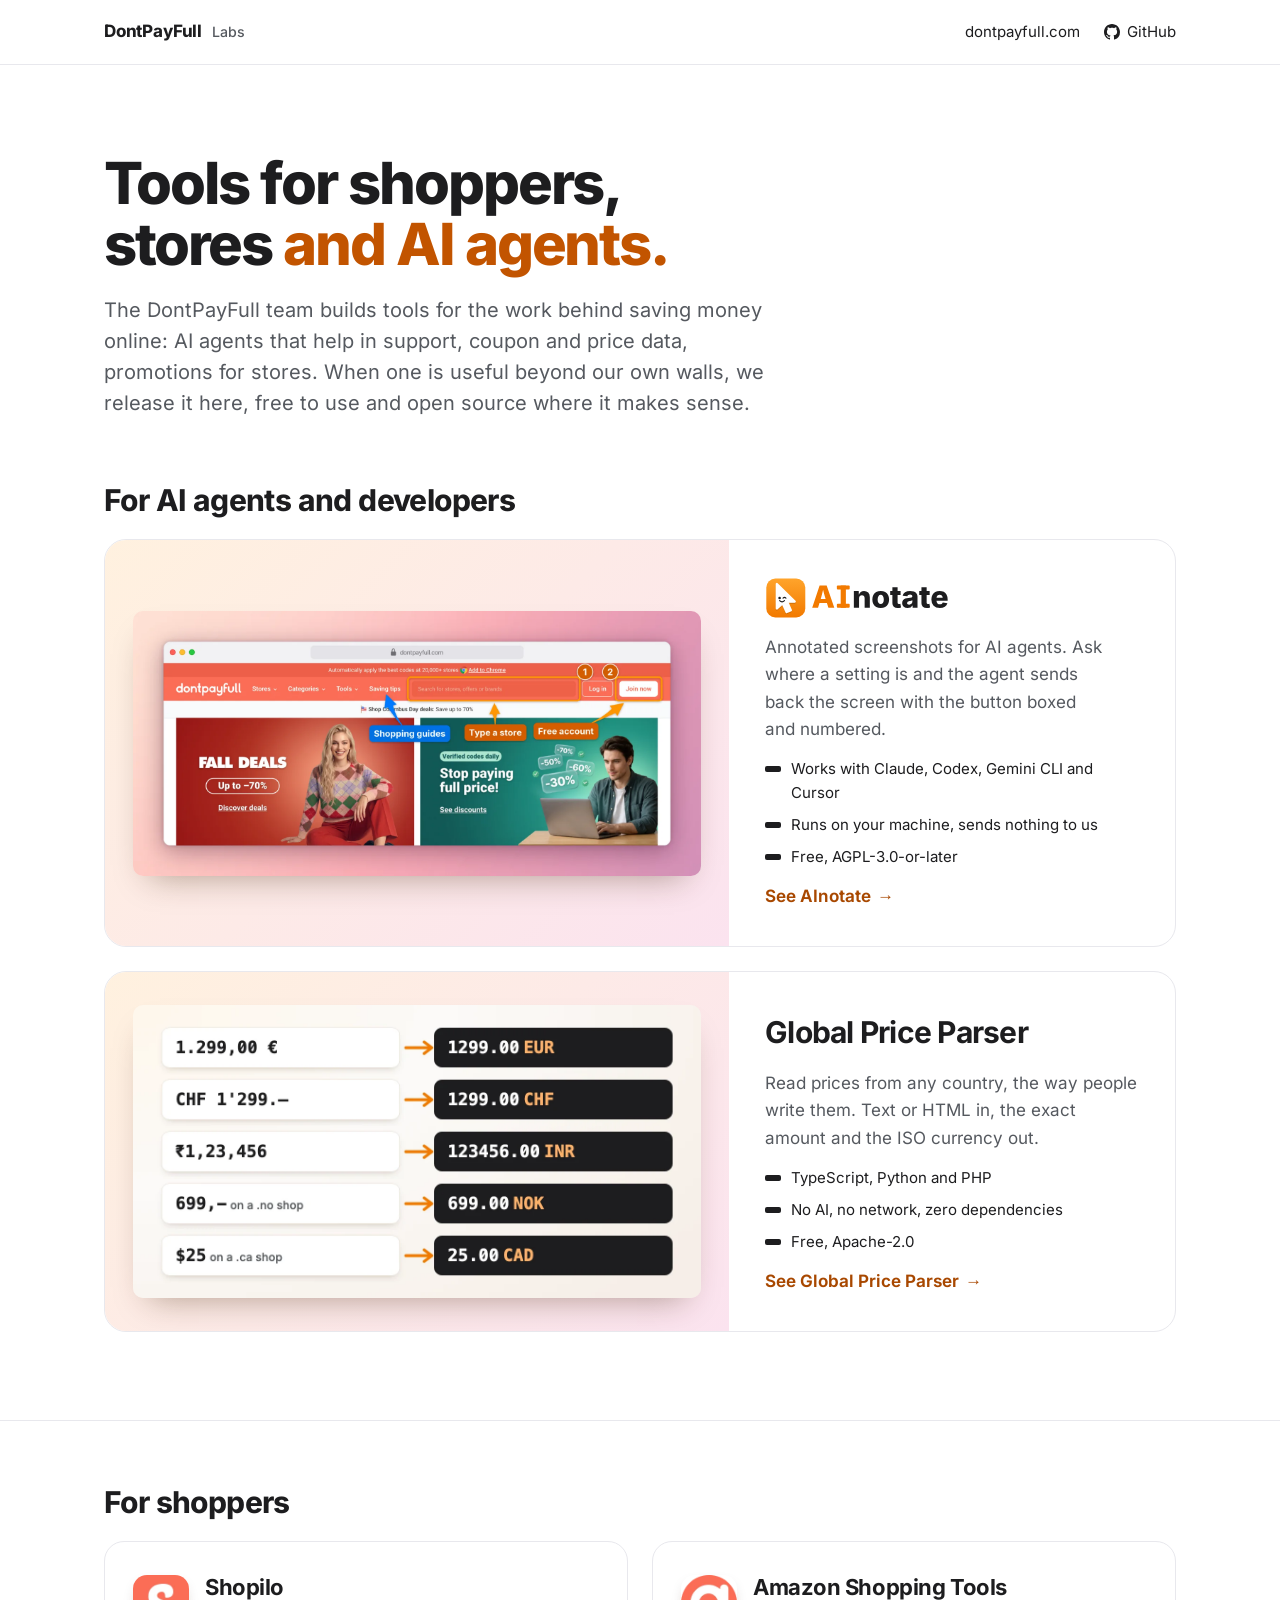
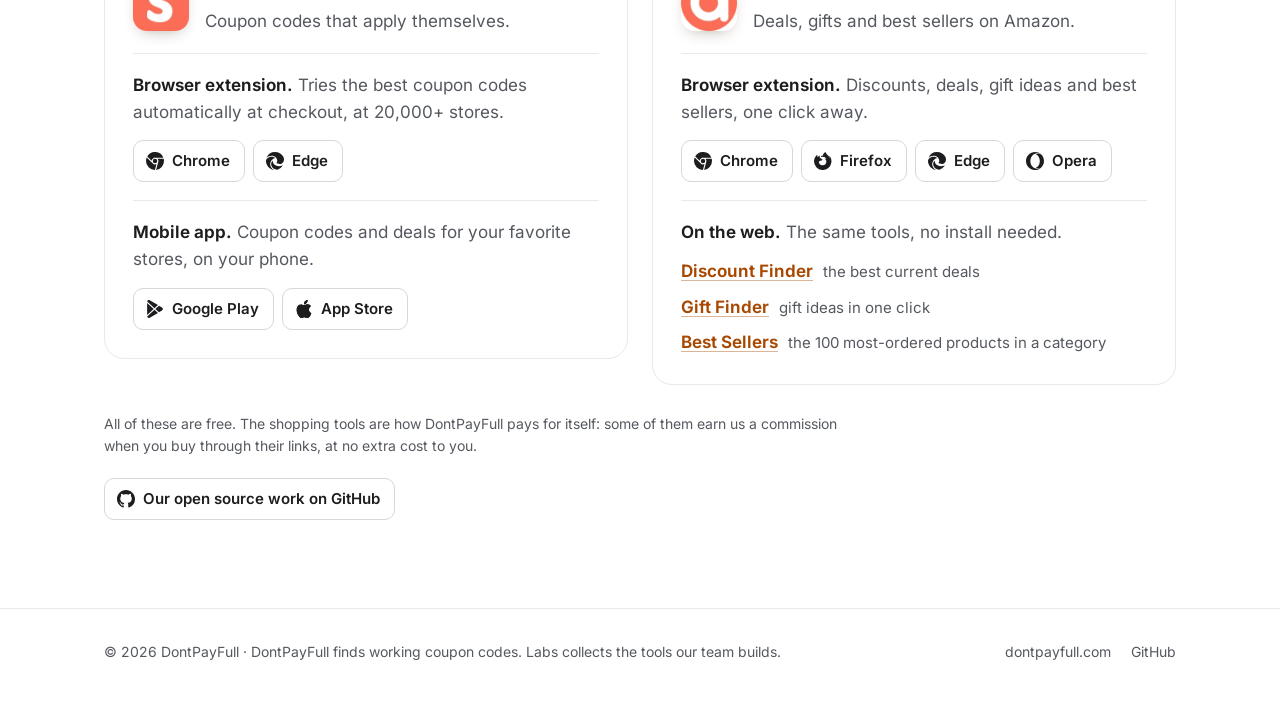
<file: labs/index.html>
<!doctype html>
<html lang="en">
<head>
<meta charset="utf-8">
<meta name="viewport" content="width=device-width, initial-scale=1">
<title>DontPayFull Labs: open source tools from the DontPayFull team</title>
<meta name="description" content="Free tools from the DontPayFull team for shoppers, stores, developers and AI agents. AInotate, annotated screenshots for AI agents, and Global Price Parser, which reads prices from any country.">
<link rel="canonical" href="https://www.dontpayfull.com/labs/">
<link rel="icon" href="/labs/ainotate/img/ainotate-icon.svg" type="image/svg+xml">
<meta property="og:type" content="website">
<meta property="og:site_name" content="DontPayFull Labs">
<meta property="og:title" content="DontPayFull Labs: open source tools from the DontPayFull team">
<meta property="og:description" content="Free tools for shoppers, stores and AI agents, from the DontPayFull team.">
<meta property="og:url" content="https://www.dontpayfull.com/labs/">
<meta property="og:image" content="https://www.dontpayfull.com/labs/ainotate/img/og-hn.jpg">
<meta property="og:image:width" content="1200">
<meta property="og:image:height" content="630">
<meta property="og:image:alt" content="Hacker News annotated by AInotate: arrows to Discussion and Post a link, and a numbered Sign in step">
<meta name="twitter:card" content="summary_large_image">
<meta name="twitter:image" content="https://www.dontpayfull.com/labs/ainotate/img/og-hn.jpg">
<link rel="preload" href="/labs/assets/inter-var.woff2" as="font" type="font/woff2" crossorigin>
<link rel="stylesheet" href="/labs/assets/labs.css">
</head>
<body>
<header class="top"><div class="wrap">
  <a class="brand" href="/labs/">DontPayFull <small>Labs</small></a>
  <nav aria-label="Main"><a href="https://www.dontpayfull.com">dontpayfull.com</a><a class="with-ico" href="https://github.com/dontpayfull"><svg class="ico" aria-hidden="true"><use href="/labs/assets/icons.svg#github"/></svg>GitHub</a></nav>
</div></header>

<main>
<div class="wrap labs-hero">
  <h1>Tools for shoppers, stores <span>and AI agents.</span></h1>
  <p class="lead">The DontPayFull team builds tools for the work behind saving money online: AI agents that help in support, coupon and price data, promotions for stores. When one is useful beyond our own walls, we release it here, free to use and open source where it makes sense.</p>
</div>

<section class="featured"><div class="wrap">
  <h2 class="group">For AI agents and developers</h2>
  <article class="feature">
    <figure><img src="/labs/ainotate/img/dontpayfull.webp" width="1600" height="746" alt="The DontPayFull home page annotated by AInotate: step 1 on Log in, step 2 on Join now, arrows to the store search and Saving tips"></figure>
    <div class="feature-text">
      <h3 class="head"><a href="/labs/ainotate/"><img src="/labs/ainotate/img/ainotate-logo.svg" width="202" height="48" alt="AInotate"></a></h3>
      <p>Annotated screenshots for AI agents. Ask where a setting is and the agent sends back the screen with the button boxed and numbered.</p>
      <ul class="facts">
        <li>Works with Claude, Codex, Gemini CLI and Cursor</li>
        <li>Runs on your machine, sends nothing to us</li>
        <li>Free, AGPL-3.0-or-later</li>
      </ul>
      <a class="more" href="/labs/ainotate/">See AInotate</a>
    </div>
  </article>
  <article class="feature">
    <figure><img src="/labs/global-price-parser/img/examples.webp" width="1200" height="620" alt="Prices written the local way, each read as an amount and an ISO currency code" loading="lazy"></figure>
    <div class="feature-text">
      <h3 class="head"><a href="/labs/global-price-parser/">Global Price Parser</a></h3>
      <p>Read prices from any country, the way people write them. Text or HTML in, the exact amount and the ISO currency out.</p>
      <ul class="facts">
        <li>TypeScript, Python and PHP</li>
        <li>No AI, no network, zero dependencies</li>
        <li>Free, Apache-2.0</li>
      </ul>
      <a class="more" href="/labs/global-price-parser/">See Global Price Parser</a>
    </div>
  </article>
</div></section>

<section class="also"><div class="wrap">
  <h2 class="group">For shoppers</h2>
  <div class="products">
    <article class="product">
      <div class="product-head">
        <img src="/labs/img/shopilo-ext.webp" width="56" height="56" alt="">
        <div><h3>Shopilo</h3><p>Coupon codes that apply themselves.</p></div>
      </div>
      <div class="channel">
        <p><strong>Browser extension.</strong> Tries the best coupon codes automatically at checkout, at 20,000+ stores.</p>
        <p class="stores">
          <a class="store" href="https://chromewebstore.google.com/detail/dontpayfull-automatic-cou/jfoanacamkbfibjbidbmeobmnndfgpca"><svg class="ico" aria-hidden="true"><use href="/labs/assets/icons.svg#chrome"/></svg>Chrome</a>
          <a class="store" href="https://microsoftedge.microsoft.com/addons/detail/dontpayfull-automatic-c/iddgmfjgflgejeafamidllamlmchohjb"><svg class="ico" aria-hidden="true"><use href="/labs/assets/icons.svg#edge"/></svg>Edge</a>
        </p>
      </div>
      <div class="channel">
        <p><strong>Mobile app.</strong> Coupon codes and deals for your favorite stores, on your phone.</p>
        <p class="stores">
          <a class="store" href="https://play.google.com/store/apps/details?id=com.shopilo.app"><svg class="ico" aria-hidden="true"><use href="/labs/assets/icons.svg#google-play"/></svg>Google Play</a>
          <a class="store" href="https://apps.apple.com/app/shopilo-coupon-codes-deals/id6795835532"><svg class="ico" aria-hidden="true"><use href="/labs/assets/icons.svg#apple"/></svg>App Store</a>
        </p>
      </div>
    </article>
    <article class="product">
      <div class="product-head">
        <img src="/labs/img/amazon-tools.webp" width="56" height="56" alt="">
        <div><h3>Amazon Shopping Tools</h3><p>Deals, gifts and best sellers on Amazon.</p></div>
      </div>
      <div class="channel">
        <p><strong>Browser extension.</strong> Discounts, deals, gift ideas and best sellers, one click away.</p>
        <p class="stores">
          <a class="store" href="https://chromewebstore.google.com/detail/amazon-shopping-tools/ffggjdmejdnacmogonkgnhihpfjadbik"><svg class="ico" aria-hidden="true"><use href="/labs/assets/icons.svg#chrome"/></svg>Chrome</a>
          <a class="store" href="https://addons.mozilla.org/en-US/firefox/addon/amazon-shopping-tools/"><svg class="ico" aria-hidden="true"><use href="/labs/assets/icons.svg#firefox"/></svg>Firefox</a>
          <a class="store" href="https://microsoftedge.microsoft.com/addons/detail/amazon-shopping-tools/jfbhelnpphaoafdllliahnjcbnnlbjom"><svg class="ico" aria-hidden="true"><use href="/labs/assets/icons.svg#edge"/></svg>Edge</a>
          <a class="store" href="https://addons.opera.com/en/extensions/details/amazon-shopping-tools/"><svg class="ico" aria-hidden="true"><use href="/labs/assets/icons.svg#opera"/></svg>Opera</a>
        </p>
      </div>
      <div class="channel">
        <p><strong>On the web.</strong> The same tools, no install needed.</p>
        <ul class="web-tools">
          <li><a href="https://www.dontpayfull.com/page/amazon-discount-finder">Discount Finder</a><span>the best current deals</span></li>
          <li><a href="https://www.dontpayfull.com/page/amazon-gift-finder">Gift Finder</a><span>gift ideas in one click</span></li>
          <li><a href="https://www.dontpayfull.com/page/amazon-best-sellers">Best Sellers</a><span>the 100 most-ordered products in a category</span></li>
        </ul>
      </div>
    </article>
  </div>
  <p class="disclosure">All of these are free. The shopping tools are how DontPayFull pays for itself: some of them earn us a commission when you buy through their links, at no extra cost to you.</p>
  <p class="next"><a class="store" href="https://github.com/dontpayfull"><svg class="ico" aria-hidden="true"><use href="/labs/assets/icons.svg#github"/></svg>Our open source work on GitHub</a></p>
</div></section>
</main>

<footer><div class="wrap">
  <span>© 2026 DontPayFull · DontPayFull finds working coupon codes. Labs collects the tools our team builds.</span>
  <nav aria-label="Footer"><a href="https://www.dontpayfull.com">dontpayfull.com</a><a href="https://github.com/dontpayfull">GitHub</a></nav>
</div></footer>
</body>
</html>
</file>
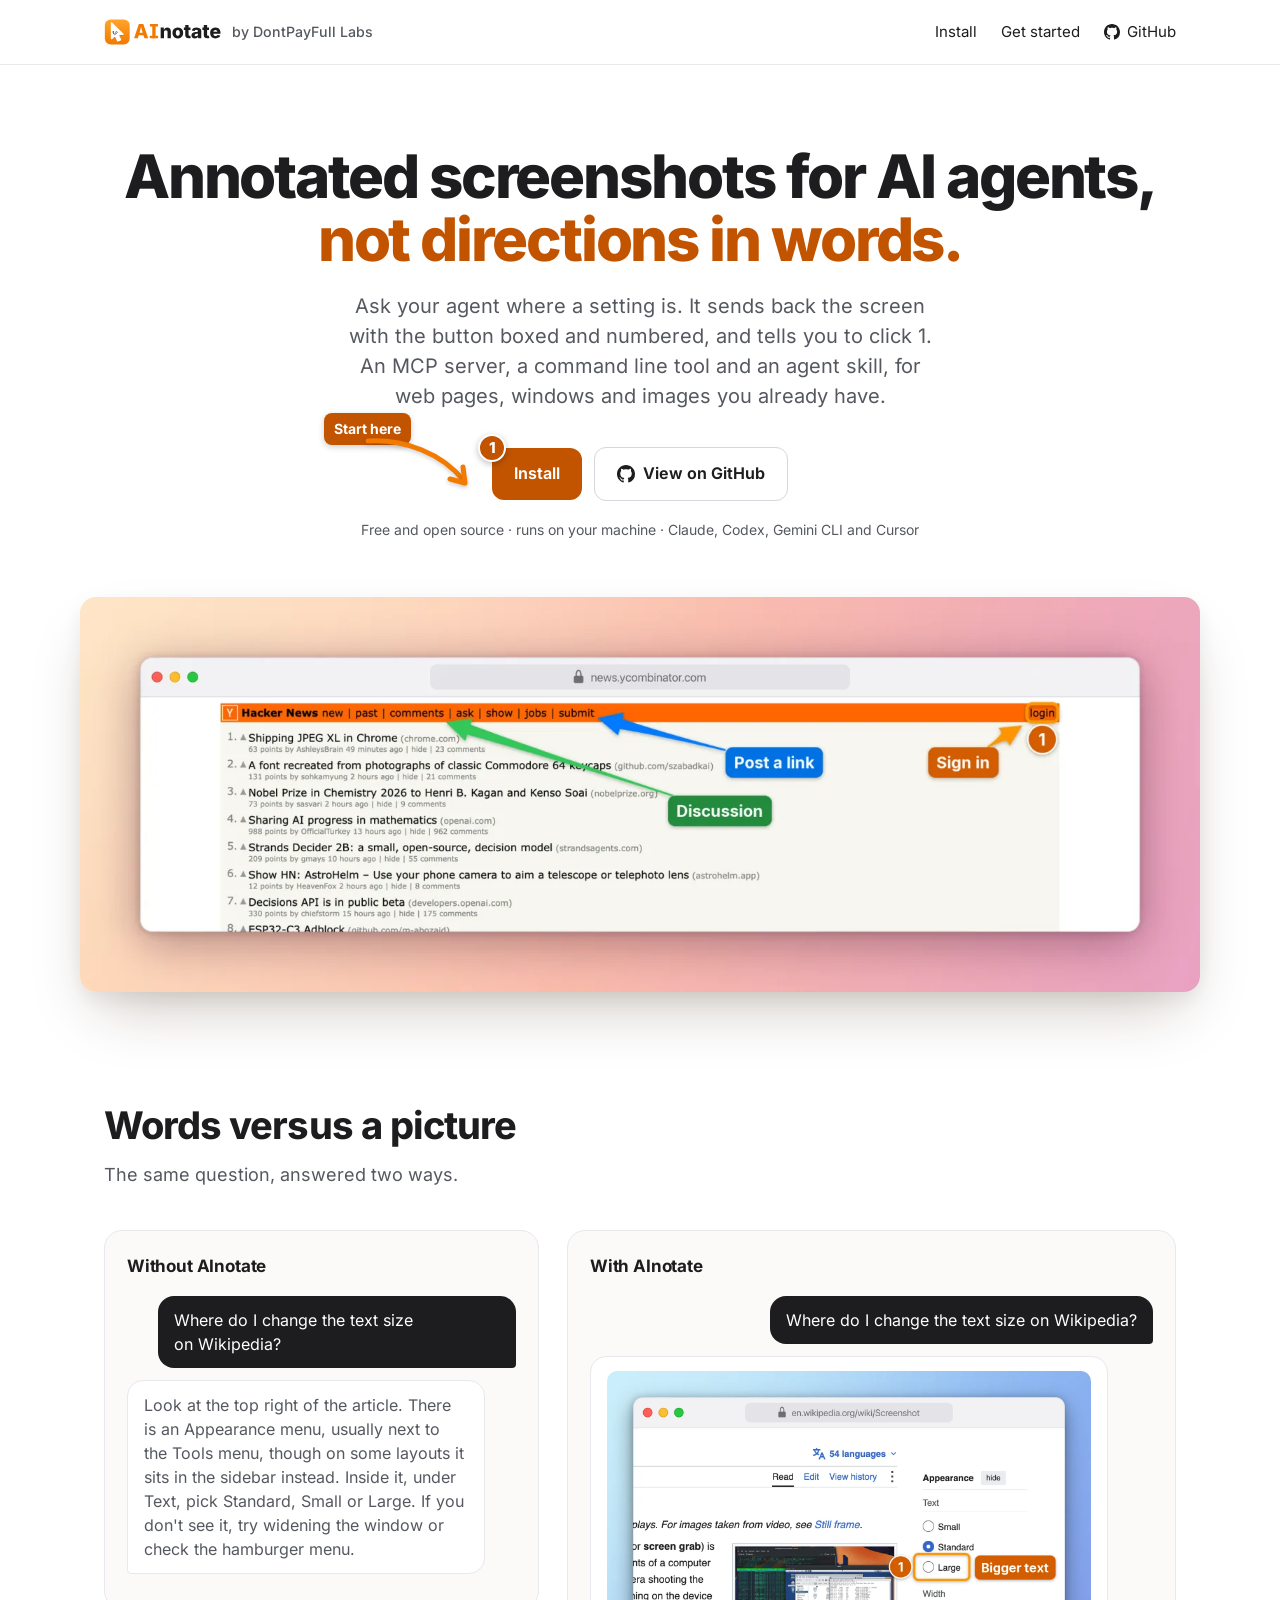
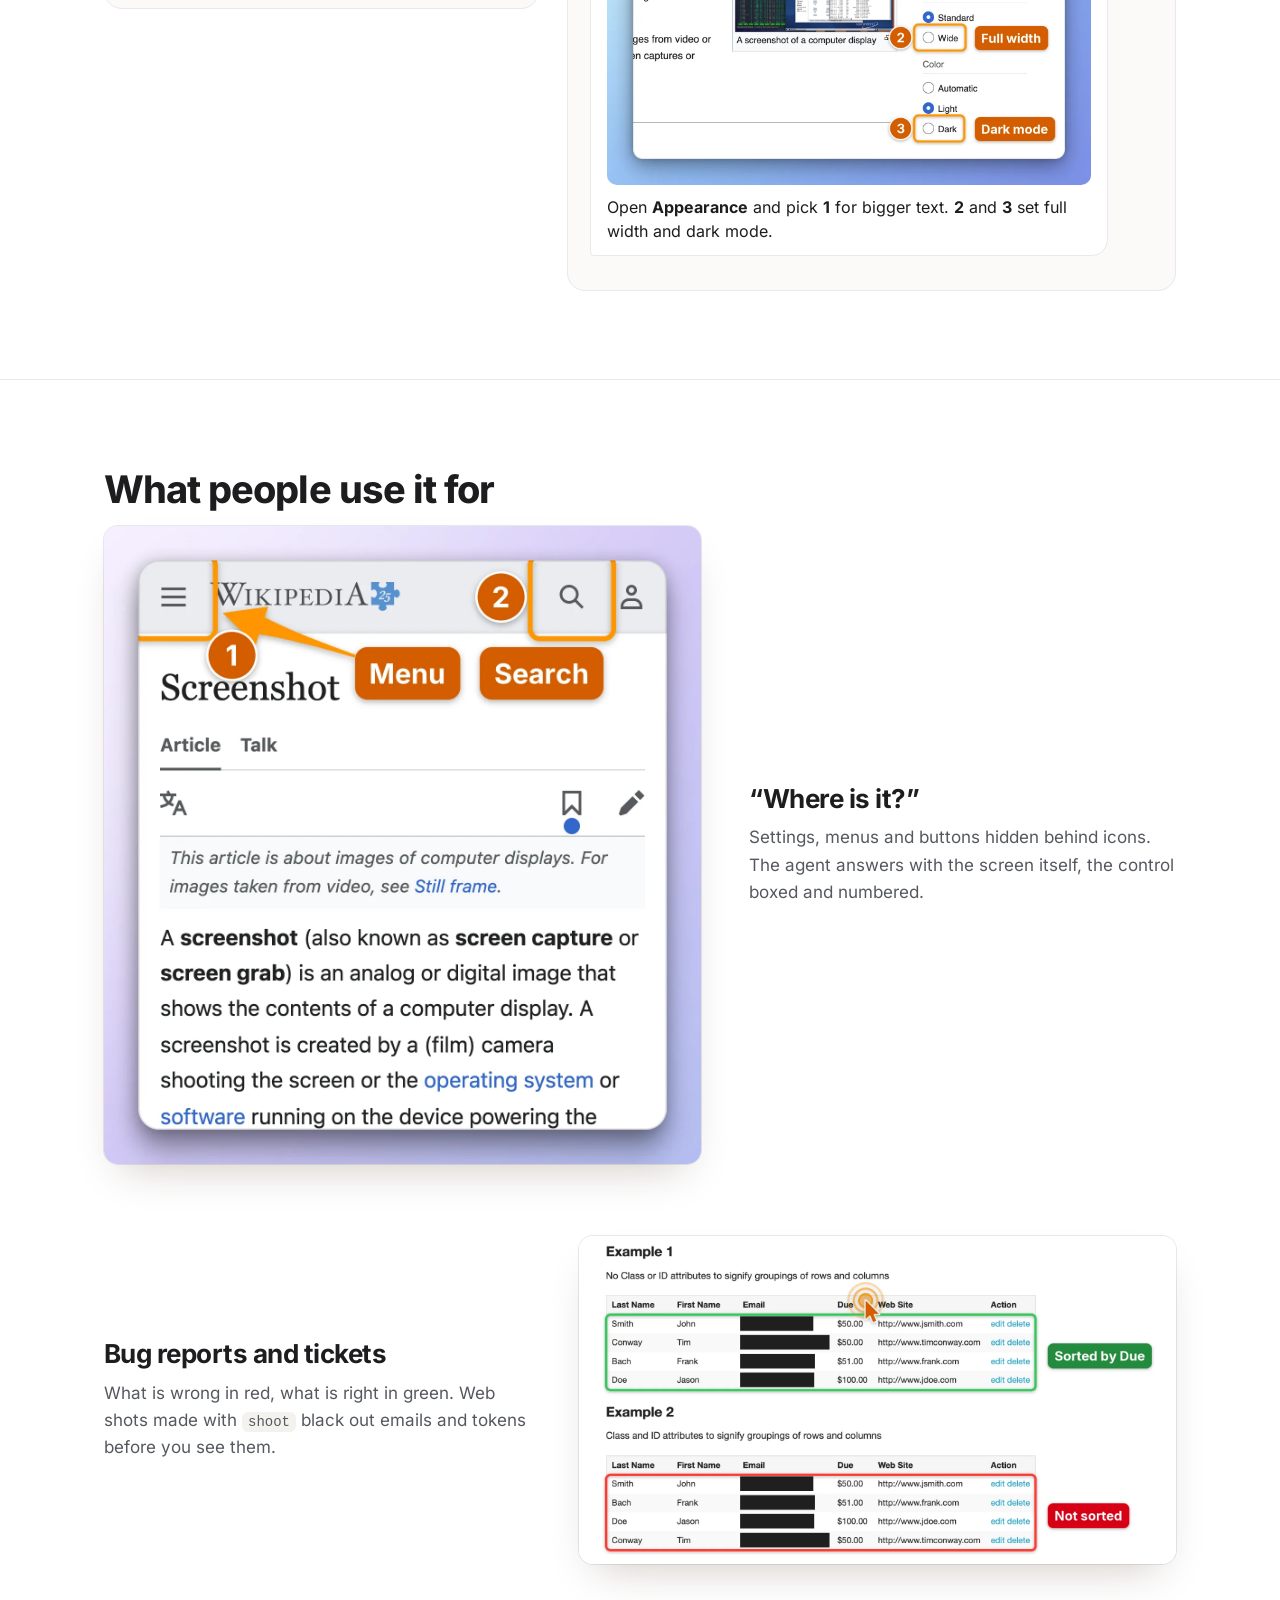
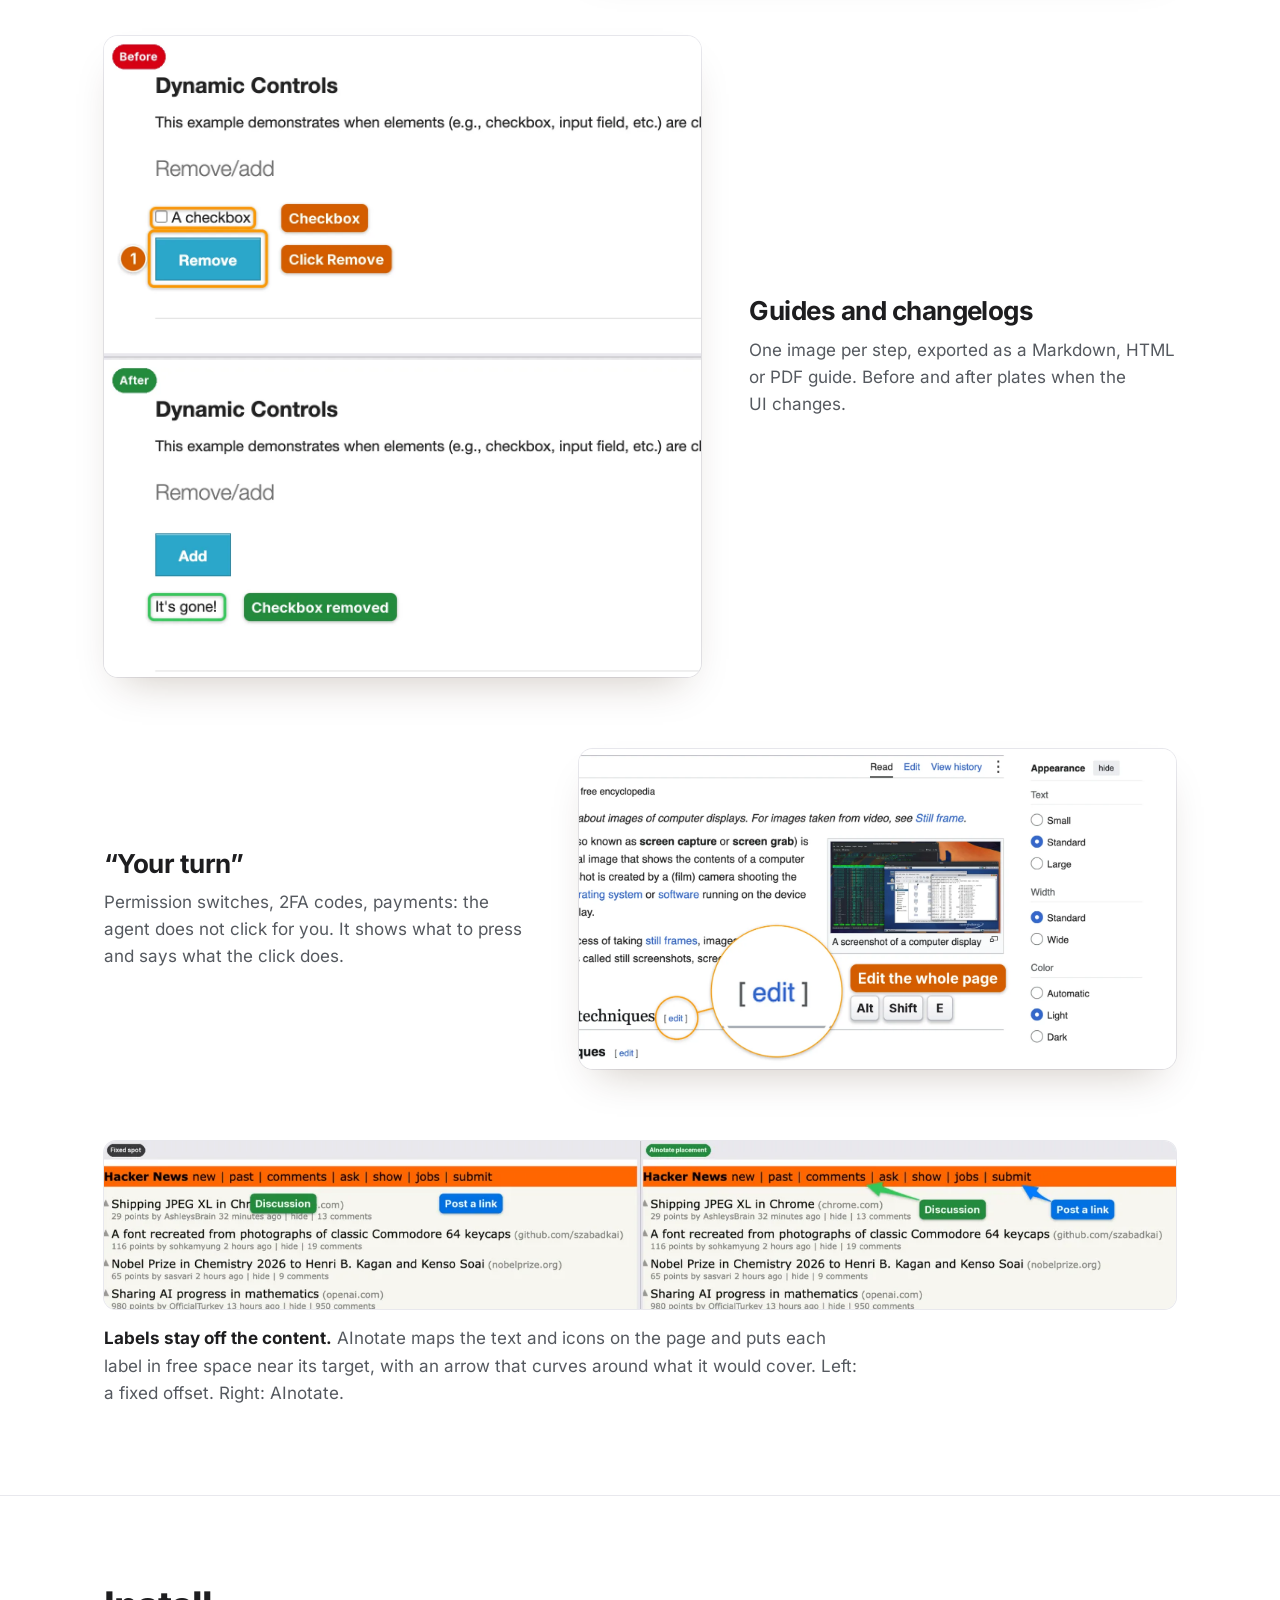
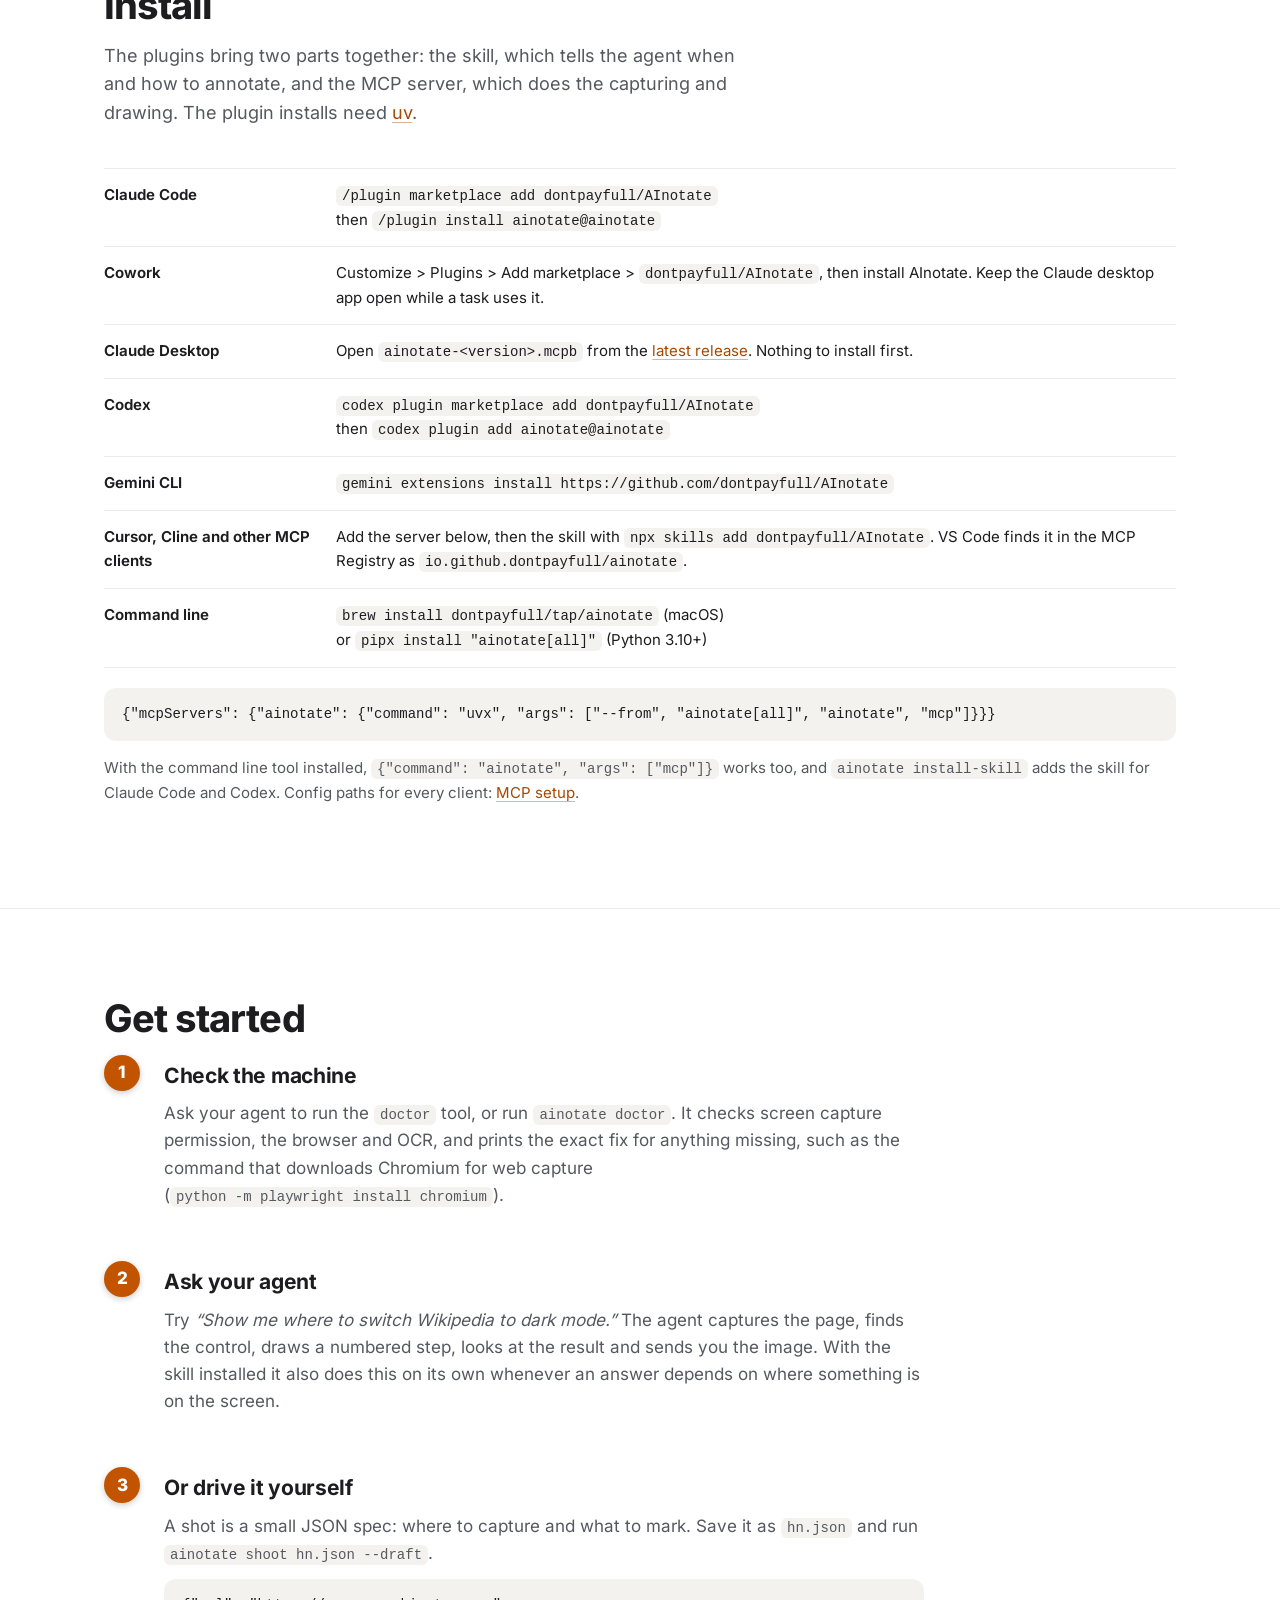
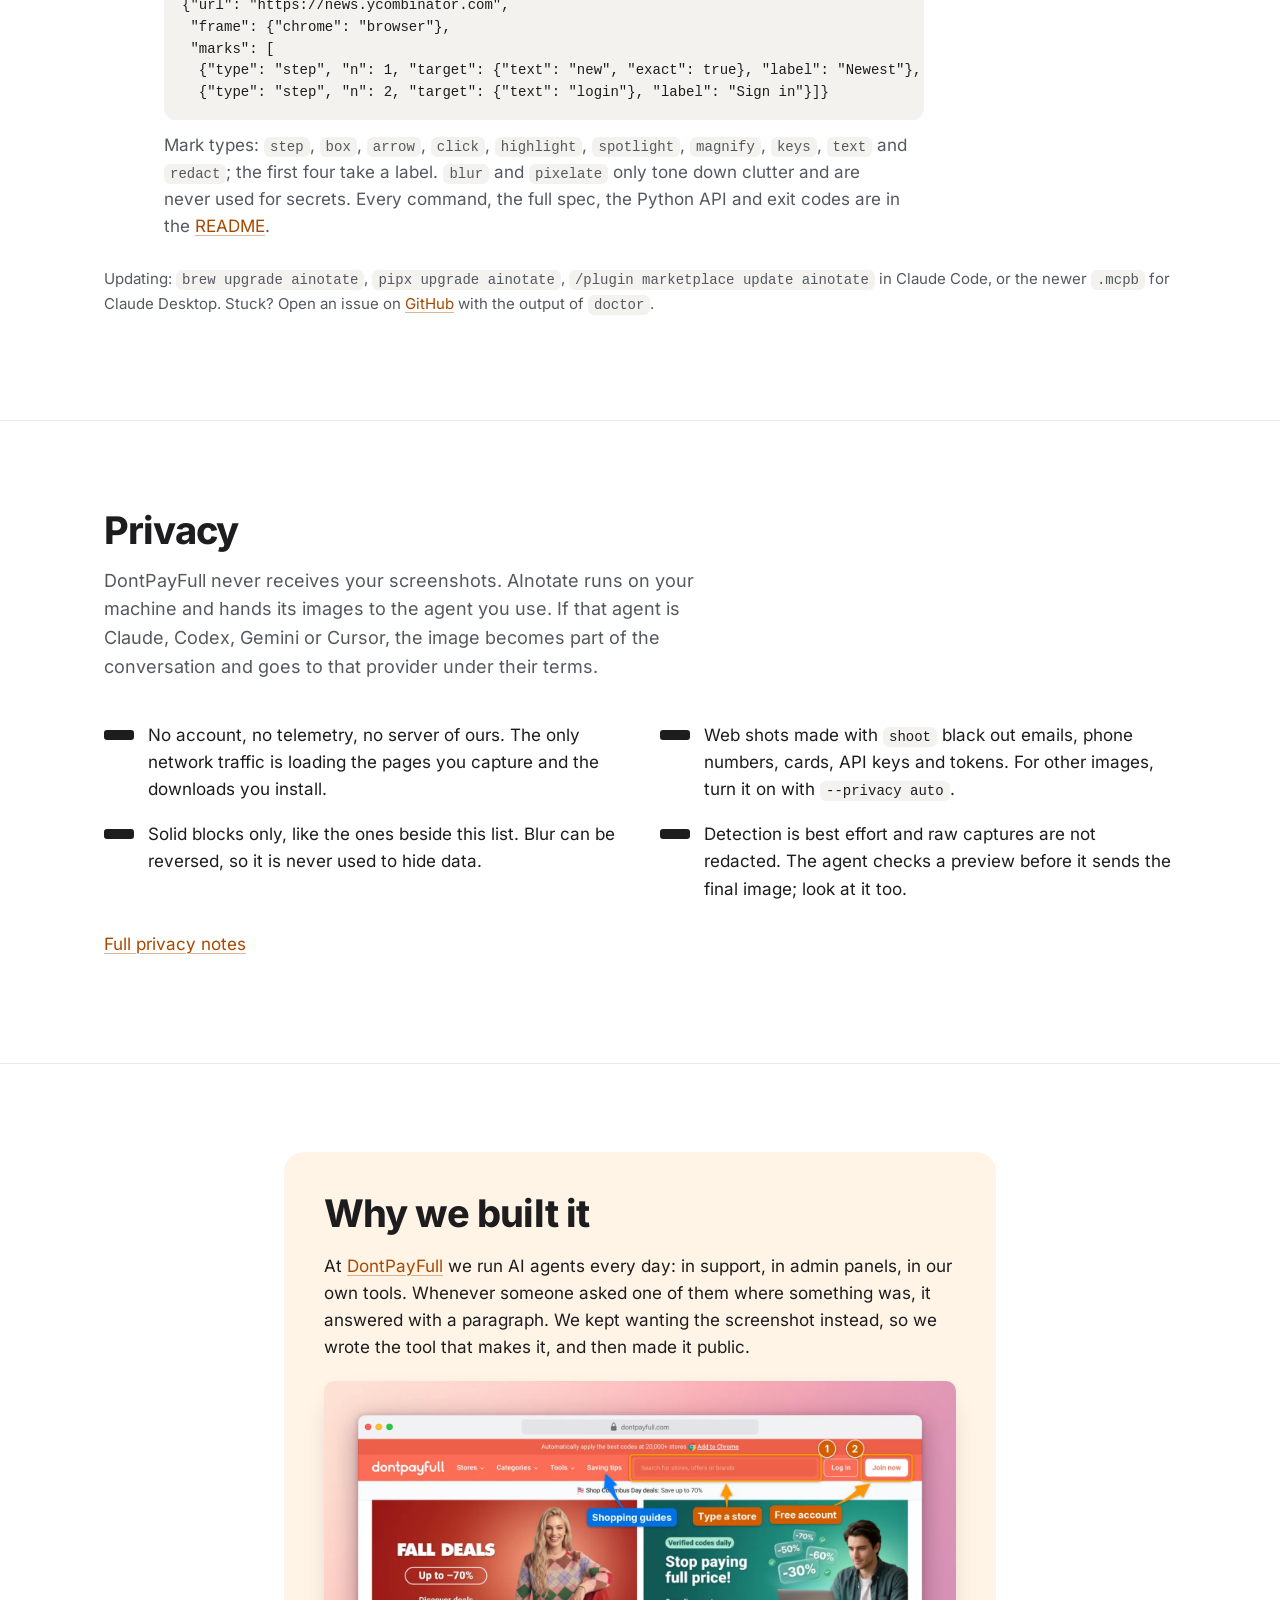
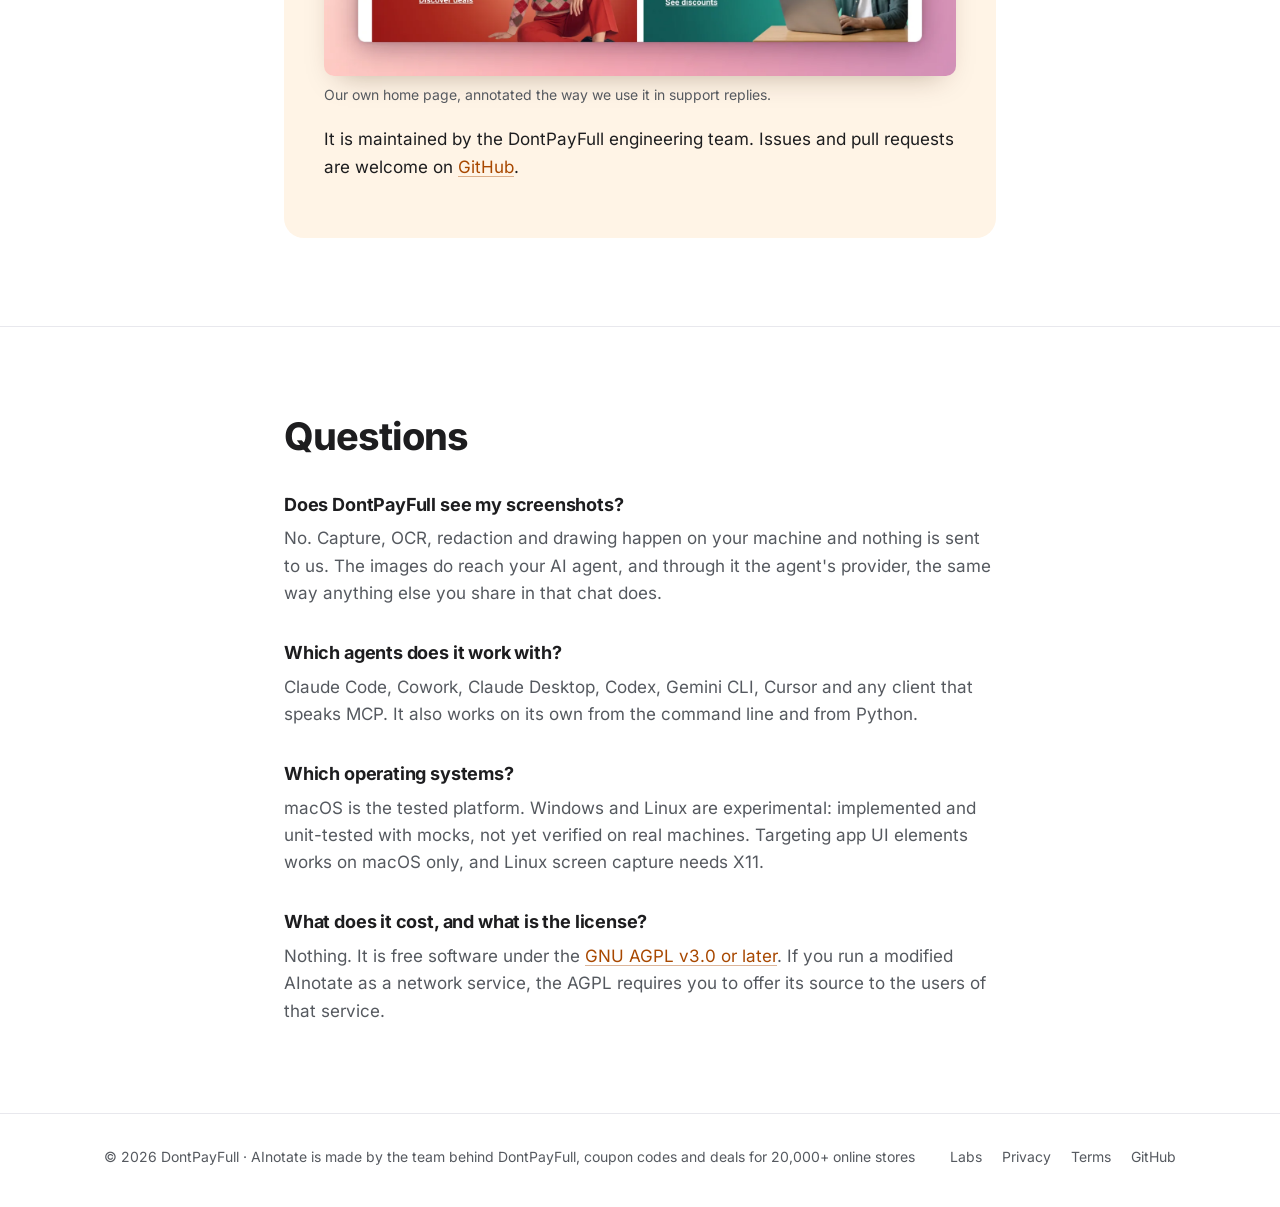
<file: labs/ainotate/index.html>
<!doctype html>
<html lang="en">
<head>
<meta charset="utf-8">
<meta name="viewport" content="width=device-width, initial-scale=1">
<title>AInotate: annotated screenshots for AI agents | DontPayFull Labs</title>
<meta name="description" content="AInotate lets AI agents answer &quot;where is it?&quot; with an annotated screenshot: numbered steps, arrows, boxes and labels. MCP server, CLI and agent skill for Claude, Codex, Gemini CLI and Cursor. Free and open source.">
<link rel="canonical" href="https://www.dontpayfull.com/labs/ainotate/">
<link rel="icon" href="/labs/ainotate/img/ainotate-icon.svg" type="image/svg+xml">
<meta property="og:type" content="website">
<meta property="og:site_name" content="DontPayFull Labs">
<meta property="og:title" content="AInotate: annotated screenshots for AI agents">
<meta property="og:description" content="Your agent shows you the button instead of describing where it is.">
<meta property="og:url" content="https://www.dontpayfull.com/labs/ainotate/">
<meta property="og:image" content="https://www.dontpayfull.com/labs/ainotate/img/og-hn.jpg">
<meta property="og:image:width" content="1200">
<meta property="og:image:height" content="630">
<meta property="og:image:alt" content="Hacker News annotated by AInotate: arrows to Discussion and Post a link, and a numbered Sign in step">
<meta name="twitter:card" content="summary_large_image">
<meta name="twitter:image" content="https://www.dontpayfull.com/labs/ainotate/img/og-hn.jpg">
<link rel="preload" href="/labs/assets/inter-var.woff2" as="font" type="font/woff2" crossorigin>
<link rel="stylesheet" href="/labs/assets/labs.css">
<script type="application/ld+json">
{
  "@context": "https://schema.org",
  "@type": "SoftwareApplication",
  "name": "AInotate",
  "description": "Annotated screenshots for AI agents: numbered steps, arrows, boxes and labels, with best-effort redaction of emails and tokens on web shots.",
  "applicationCategory": "DeveloperApplication",
  "operatingSystem": "macOS; Windows (experimental); Linux (experimental)",
  "softwareRequirements": "Python 3.10 or later",
  "url": "https://www.dontpayfull.com/labs/ainotate/",
  "downloadUrl": "https://pypi.org/project/ainotate/",
  "softwareVersion": "0.1.8",
  "license": "https://spdx.org/licenses/AGPL-3.0-or-later.html",
  "image": "https://www.dontpayfull.com/labs/ainotate/img/og-hn.jpg",
  "offers": {"@type": "Offer", "price": "0", "priceCurrency": "USD"},
  "publisher": {"@type": "Organization", "name": "DontPayFull", "url": "https://www.dontpayfull.com"},
  "sameAs": ["https://github.com/dontpayfull/AInotate", "https://pypi.org/project/ainotate/"]
}
</script>
</head>
<body>
<header class="top"><div class="wrap">
  <a class="brand" href="/labs/ainotate/"><img class="wordmark" src="/labs/ainotate/img/ainotate-logo.svg" width="126" height="30" alt="AInotate"><small>by DontPayFull Labs</small></a>
  <nav aria-label="Main">
    <a href="#install">Install</a>
    <a class="hide-sm" href="#get-started">Get started</a>
    <a class="with-ico" href="https://github.com/dontpayfull/AInotate"><svg class="ico" aria-hidden="true"><use href="/labs/assets/icons.svg#github"/></svg>GitHub</a>
  </nav>
</div></header>

<main>
<div class="wrap hero">
  <h1>Annotated screenshots for AI agents,<br><span>not directions in words.</span></h1>
  <p class="lead">Ask your agent where a setting is. It sends back the screen with the button boxed and numbered, and tells you to click&nbsp;1. An MCP server, a command line tool and an agent skill, for web pages, windows and images you already have.</p>
  <div class="cta">
    <div class="callout" aria-hidden="true">
      <span>Start here</span>
      <svg viewBox="0 0 110 60"><path class="draw" d="M4 6 C 40 4, 78 18, 100 46"/><path class="head" d="M86 44 L101 48 L99 32"/></svg>
    </div>
    <a class="btn primary" href="#install" style="position:relative"><span class="step-badge" aria-hidden="true">1</span>Install</a>
    <a class="btn ghost" href="https://github.com/dontpayfull/AInotate"><svg class="ico" aria-hidden="true"><use href="/labs/assets/icons.svg#github"/></svg>View on GitHub</a>
  </div>
  <p class="note">Free and open source · runs on your machine · Claude, Codex, Gemini CLI and Cursor</p>
  <img class="shot" src="/labs/ainotate/img/skitch-arrows.webp" width="1600" height="564" alt="Hacker News with hand-drawn style arrows pointing at Discussion and Post a link, and a numbered Sign in step" fetchpriority="high">
</div>

<section><div class="wrap">
  <h2>Words versus a picture</h2>
  <p class="sub">The same question, answered two ways.</p>
  <div class="versus">
    <div class="chat">
      <h3>Without AInotate</h3>
      <p class="bubble you">Where do I change the text size on Wikipedia?</p>
      <p class="bubble agent long">Look at the top right of the article. There is an Appearance menu, usually next to the Tools menu, though on some layouts it sits in the sidebar instead. Inside it, under Text, pick Standard, Small or Large. If you don't see it, try widening the window or check the hamburger menu.</p>
    </div>
    <div class="chat">
      <h3>With AInotate</h3>
      <p class="bubble you">Where do I change the text size on Wikipedia?</p>
      <div class="bubble agent"><img src="/labs/ainotate/img/step-by-step.webp" width="1524" height="1302" alt="Wikipedia with the Appearance panel open and three numbered steps: Bigger text, Full width, Dark mode" loading="lazy">Open <strong>Appearance</strong> and pick <strong>1</strong> for bigger text. <strong>2</strong> and <strong>3</strong> set full width and dark mode.</div>
    </div>
  </div>
</div></section>

<section><div class="wrap">
  <h2>What people use it for</h2>
  <div class="uses">
    <div class="use">
      <figure><img src="/labs/ainotate/img/phone.webp" width="1322" height="1412" alt="Wikipedia on a phone with step 1 on the Menu button and step 2 on Search" loading="lazy"></figure>
      <div><h3>“Where is it?”</h3><p>Settings, menus and buttons hidden behind icons. The agent answers with the screen itself, the control boxed and numbered.</p></div>
    </div>
    <div class="use">
      <figure><img src="/labs/ainotate/img/bug-report.webp" width="1600" height="880" alt="Two tables: the correctly sorted one marked in green, the unsorted one marked in red" loading="lazy"></figure>
      <div><h3>Bug reports and tickets</h3><p>What is wrong in red, what is right in green. Web shots made with <code>shoot</code> black out emails and tokens before you see them.</p></div>
    </div>
    <div class="use">
      <figure><img src="/labs/ainotate/img/before-after.webp" width="1280" height="1374" alt="Before and after shots of the same controls, one above the other" loading="lazy"></figure>
      <div><h3>Guides and changelogs</h3><p>One image per step, exported as a Markdown, HTML or PDF guide. Before and after plates when the UI changes.</p></div>
    </div>
    <div class="use">
      <figure><img src="/labs/ainotate/img/loupe-keys.webp" width="1600" height="855" alt="A magnifier over a small control and a keyboard shortcut drawn as keycaps" loading="lazy"></figure>
      <div><h3>“Your turn”</h3><p>Permission switches, 2FA codes, payments: the agent does not click for you. It shows what to press and says what the click does.</p></div>
    </div>
  </div>
  <div class="aside-shot">
    <figure><img src="/labs/ainotate/img/placement.webp" width="1600" height="252" alt="The same Hacker News labels placed at a fixed spot, covering text, and placed by AInotate in free space with arrows" loading="lazy"></figure>
    <p><strong>Labels stay off the content.</strong> AInotate maps the text and icons on the page and puts each label in free space near its target, with an arrow that curves around what it would cover. Left: a fixed offset. Right: AInotate.</p>
  </div>
</div></section>

<section id="install"><div class="wrap">
  <h2>Install</h2>
  <p class="sub">The plugins bring two parts together: the skill, which tells the agent when and how to annotate, and the MCP server, which does the capturing and drawing. The plugin installs need <a href="https://docs.astral.sh/uv/">uv</a>.</p>
  <table class="install">
    <caption class="sr-only">How to install AInotate in each agent</caption>
    <tr><th scope="row">Claude Code</th><td><code>/plugin marketplace add dontpayfull/AInotate</code><br>then <code>/plugin install ainotate@ainotate</code></td></tr>
    <tr><th scope="row">Cowork</th><td>Customize &gt; Plugins &gt; Add marketplace &gt; <code>dontpayfull/AInotate</code>, then install AInotate. Keep the Claude desktop app open while a task uses it.</td></tr>
    <tr><th scope="row">Claude Desktop</th><td>Open <code>ainotate-&lt;version&gt;.mcpb</code> from the <a href="https://github.com/dontpayfull/AInotate/releases/latest">latest release</a>. Nothing to install first.</td></tr>
    <tr><th scope="row">Codex</th><td><code>codex plugin marketplace add dontpayfull/AInotate</code><br>then <code>codex plugin add ainotate@ainotate</code></td></tr>
    <tr><th scope="row">Gemini CLI</th><td><code>gemini extensions install https://github.com/dontpayfull/AInotate</code></td></tr>
    <tr><th scope="row">Cursor, Cline and other MCP clients</th><td>Add the server below, then the skill with <code>npx skills add dontpayfull/AInotate</code>. VS Code finds it in the MCP Registry as <code>io.github.dontpayfull/ainotate</code>.</td></tr>
    <tr><th scope="row">Command line</th><td><code>brew install dontpayfull/tap/ainotate</code> (macOS)<br>or <code>pipx install "ainotate[all]"</code> (Python 3.10+)</td></tr>
  </table>
<pre><code>{"mcpServers": {"ainotate": {"command": "uvx", "args": ["--from", "ainotate[all]", "ainotate", "mcp"]}}}</code></pre>
  <p class="small">With the command line tool installed, <code>{"command": "ainotate", "args": ["mcp"]}</code> works too, and <code>ainotate install-skill</code> adds the skill for Claude Code and Codex. Config paths for every client: <a href="https://github.com/dontpayfull/AInotate/blob/main/skills/ainotate/references/mcp.md">MCP setup</a>.</p>
</div></section>

<section id="get-started"><div class="wrap">
  <h2>Get started</h2>
  <ol class="steps" role="list">
    <li>
      <h3><span class="sr-only">Step 1: </span>Check the machine</h3>
      <p>Ask your agent to run the <code>doctor</code> tool, or run <code>ainotate doctor</code>. It checks screen capture permission, the browser and OCR, and prints the exact fix for anything missing, such as the command that downloads Chromium for web capture (<code>python -m playwright install chromium</code>).</p>
    </li>
    <li>
      <h3><span class="sr-only">Step 2: </span>Ask your agent</h3>
      <p>Try <em>“Show me where to switch Wikipedia to dark mode.”</em> The agent captures the page, finds the control, draws a numbered step, looks at the result and sends you the image. With the skill installed it also does this on its own whenever an answer depends on where something is on the screen.</p>
    </li>
    <li>
      <h3><span class="sr-only">Step 3: </span>Or drive it yourself</h3>
      <p>A shot is a small JSON spec: where to capture and what to mark. Save it as <code>hn.json</code> and run <code>ainotate shoot hn.json --draft</code>.</p>
<pre><code>{"url": "https://news.ycombinator.com",
 "frame": {"chrome": "browser"},
 "marks": [
  {"type": "step", "n": 1, "target": {"text": "new", "exact": true}, "label": "Newest"},
  {"type": "step", "n": 2, "target": {"text": "login"}, "label": "Sign in"}]}</code></pre>
      <p>Mark types: <code>step</code>, <code>box</code>, <code>arrow</code>, <code>click</code>, <code>highlight</code>, <code>spotlight</code>, <code>magnify</code>, <code>keys</code>, <code>text</code> and <code>redact</code>; the first four take a label. <code>blur</code> and <code>pixelate</code> only tone down clutter and are never used for secrets. Every command, the full spec, the Python API and exit codes are in the <a href="https://github.com/dontpayfull/AInotate#readme">README</a>.</p>
    </li>
  </ol>
  <p class="small">Updating: <code>brew upgrade ainotate</code>, <code>pipx upgrade ainotate</code>, <code>/plugin marketplace update ainotate</code> in Claude Code, or the newer <code>.mcpb</code> for Claude Desktop. Stuck? Open an issue on <a href="https://github.com/dontpayfull/AInotate/issues">GitHub</a> with the output of <code>doctor</code>.</p>
</div></section>

<section><div class="wrap">
  <h2>Privacy</h2>
  <p class="sub">DontPayFull never receives your screenshots. AInotate runs on your machine and hands its images to the agent you use. If that agent is Claude, Codex, Gemini or Cursor, the image becomes part of the conversation and goes to that provider under their terms.</p>
  <ul class="redacted">
    <li>No account, no telemetry, no server of ours. The only network traffic is loading the pages you capture and the downloads you install.</li>
    <li>Web shots made with <code>shoot</code> black out emails, phone numbers, cards, API keys and tokens. For other images, turn it on with <code>--privacy auto</code>.</li>
    <li>Solid blocks only, like the ones beside this list. Blur can be reversed, so it is never used to hide data.</li>
    <li>Detection is best effort and raw captures are not redacted. The agent checks a preview before it sends the final image; look at it too.</li>
  </ul>
  <p><a href="/labs/ainotate/legal/#privacy">Full privacy notes</a></p>
</div></section>

<section><div class="wrap narrow">
  <div class="story">
    <h2>Why we built it</h2>
    <p>At <a href="https://www.dontpayfull.com">DontPayFull</a> we run AI agents every day: in support, in admin panels, in our own tools. Whenever someone asked one of them where something was, it answered with a paragraph. We kept wanting the screenshot instead, so we wrote the tool that makes it, and then made it public.</p>
    <figure><img src="/labs/ainotate/img/dontpayfull.webp" width="1600" height="746" alt="The DontPayFull home page annotated by AInotate: step 1 on Log in, step 2 on Join now, arrows to the store search and Saving tips" loading="lazy"><figcaption>Our own home page, annotated the way we use it in support replies.</figcaption></figure>
    <p>It is maintained by the DontPayFull engineering team. Issues and pull requests are welcome on <a href="https://github.com/dontpayfull/AInotate">GitHub</a>.</p>
  </div>
</div></section>

<section class="faq" id="faq"><div class="wrap narrow">
  <h2>Questions</h2>
  <h3>Does DontPayFull see my screenshots?</h3>
  <p>No. Capture, OCR, redaction and drawing happen on your machine and nothing is sent to us. The images do reach your AI agent, and through it the agent's provider, the same way anything else you share in that chat does.</p>
  <h3>Which agents does it work with?</h3>
  <p>Claude Code, Cowork, Claude Desktop, Codex, Gemini CLI, Cursor and any client that speaks MCP. It also works on its own from the command line and from Python.</p>
  <h3>Which operating systems?</h3>
  <p>macOS is the tested platform. Windows and Linux are experimental: implemented and unit-tested with mocks, not yet verified on real machines. Targeting app UI elements works on macOS only, and Linux screen capture needs X11.</p>
  <h3>What does it cost, and what is the license?</h3>
  <p>Nothing. It is free software under the <a href="https://github.com/dontpayfull/AInotate/blob/main/LICENSE">GNU AGPL v3.0 or later</a>. If you run a modified AInotate as a network service, the AGPL requires you to offer its source to the users of that service.</p>
</div></section>
</main>

<footer><div class="wrap">
  <span>© 2026 DontPayFull · AInotate is made by the team behind <a href="https://www.dontpayfull.com/">DontPayFull, coupon codes and deals for 20,000+ online stores</a></span>
  <nav aria-label="Footer">
    <a href="/labs/">Labs</a>
    <a href="/labs/ainotate/legal/#privacy">Privacy</a>
    <a href="/labs/ainotate/legal/#terms">Terms</a>
    <a href="https://github.com/dontpayfull/AInotate">GitHub</a>
  </nav>
</div></footer>
</body>
</html>
</file>
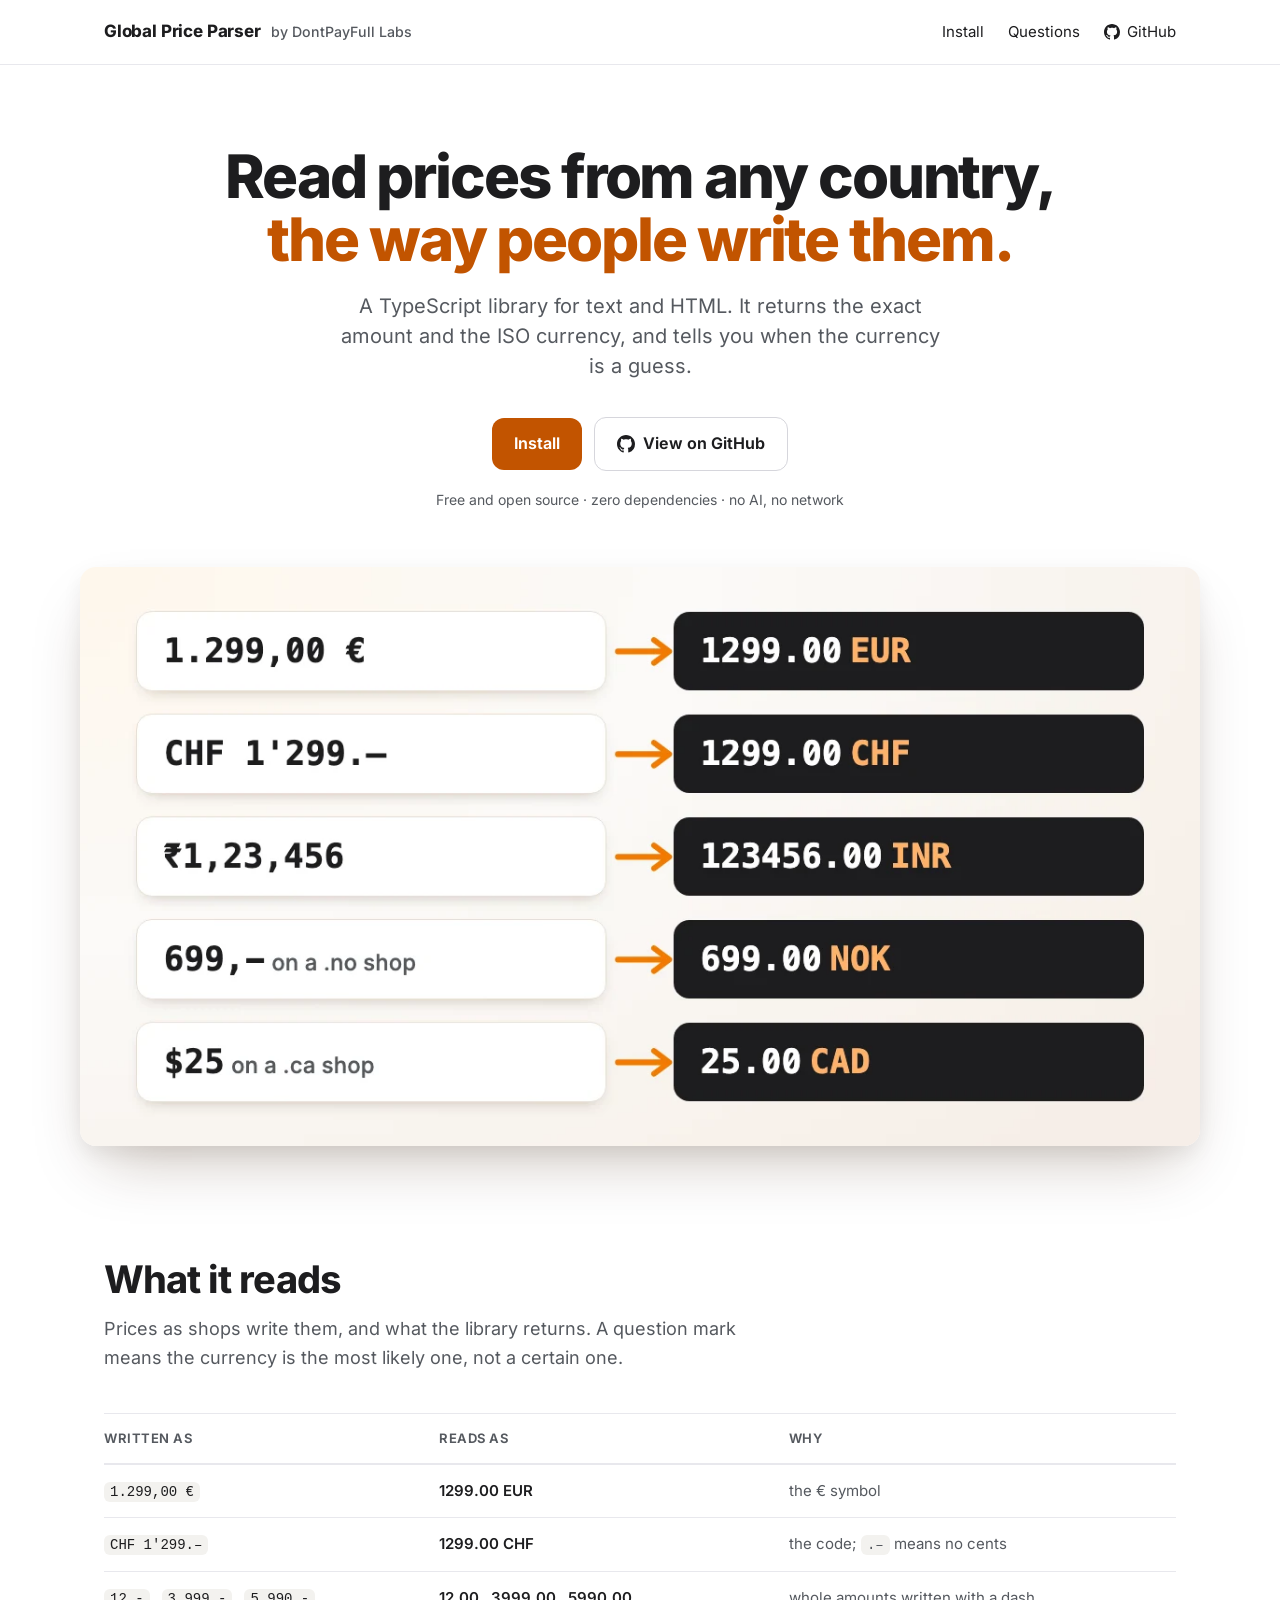
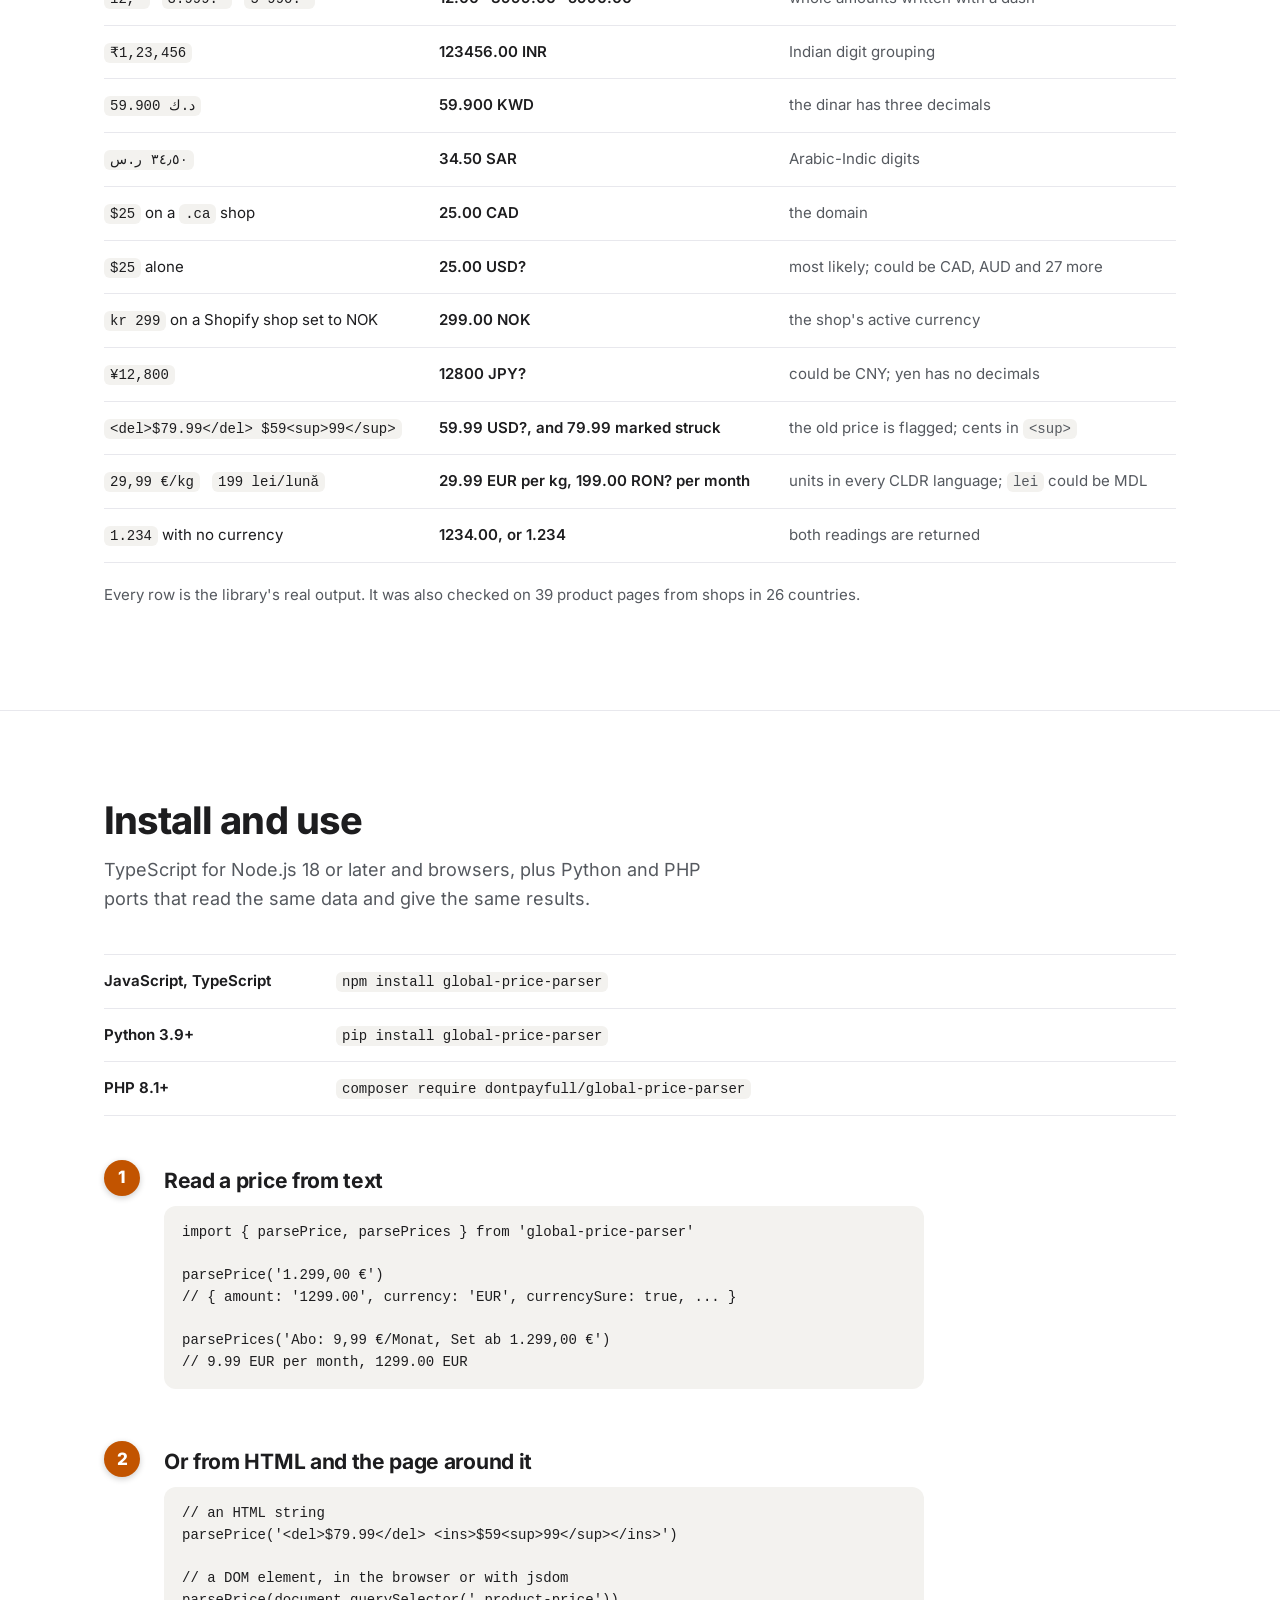
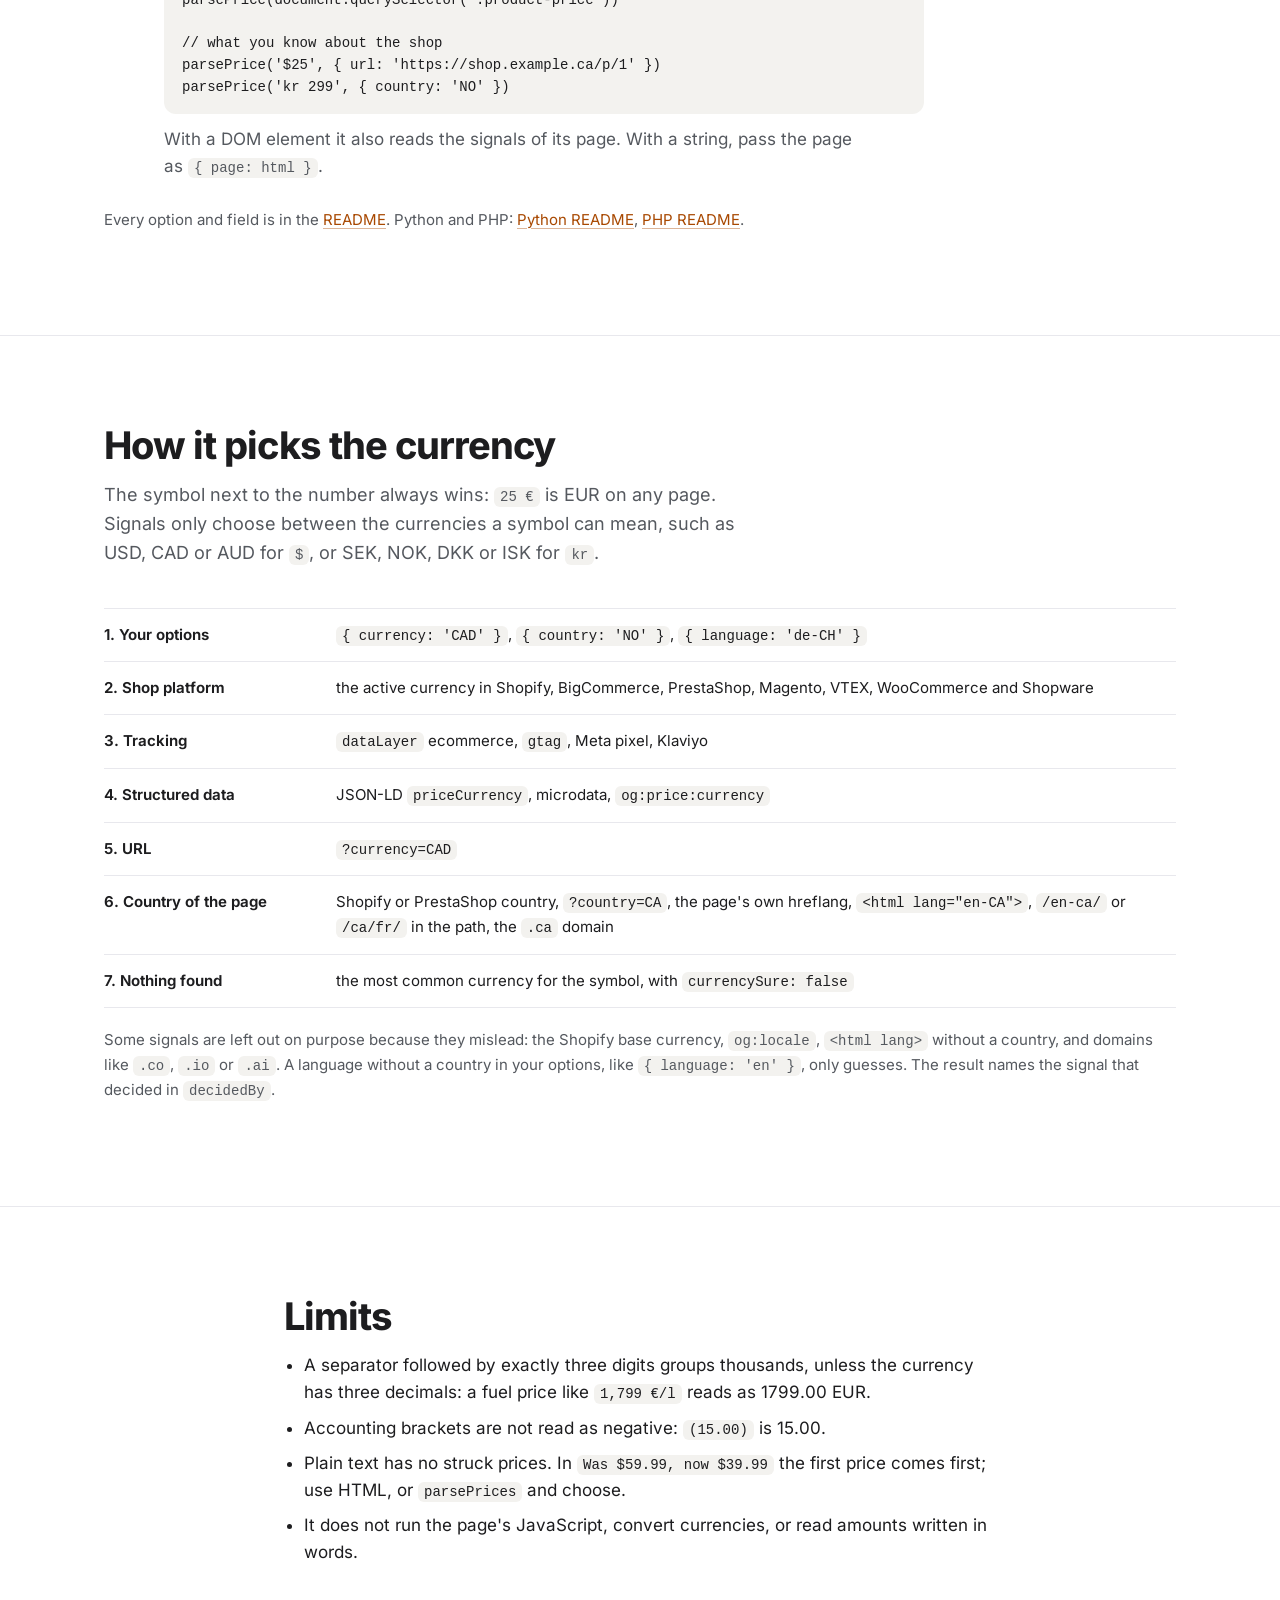
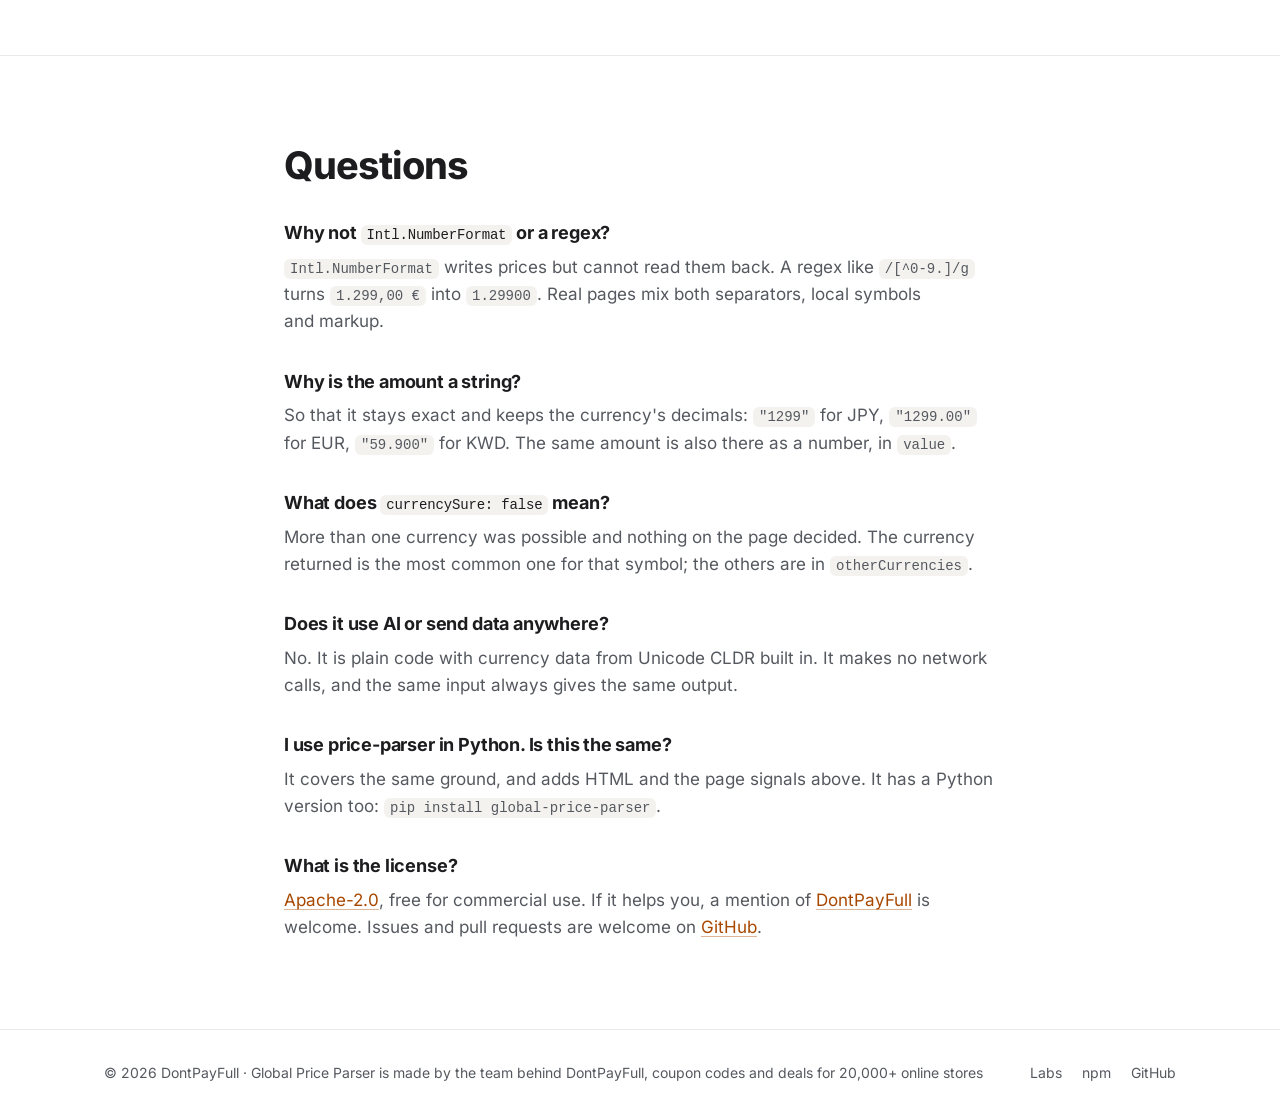
<file: labs/global-price-parser/index.html>
<!doctype html>
<html lang="en">
<head>
<meta charset="utf-8">
<meta name="viewport" content="width=device-width, initial-scale=1">
<title>Global Price Parser: read prices and currencies from text or HTML | DontPayFull Labs</title>
<meta name="description" content="Free TypeScript library that reads prices in any country: 1.299,00 €, CHF 1'299.–, ₹1,23,456, $25 on a Canadian shop. The exact amount, the ISO currency, and an honest flag when it is not sure.">
<link rel="canonical" href="https://www.dontpayfull.com/labs/global-price-parser/">
<meta property="og:type" content="website">
<meta property="og:site_name" content="DontPayFull Labs">
<meta property="og:title" content="Global Price Parser: read prices from any country">
<meta property="og:description" content="Text or HTML in, the exact amount and the ISO currency out. TypeScript, zero dependencies.">
<meta property="og:url" content="https://www.dontpayfull.com/labs/global-price-parser/">
<meta property="og:image" content="https://www.dontpayfull.com/labs/global-price-parser/img/og.jpg">
<meta property="og:image:width" content="1200">
<meta property="og:image:height" content="630">
<meta property="og:image:alt" content="Five prices written the local way, each read as an amount and an ISO currency code">
<meta name="twitter:card" content="summary_large_image">
<meta name="twitter:image" content="https://www.dontpayfull.com/labs/global-price-parser/img/og.jpg">
<link rel="preload" href="/labs/assets/inter-var.woff2" as="font" type="font/woff2" crossorigin>
<link rel="stylesheet" href="/labs/assets/labs.css">
<script type="application/ld+json">
{
  "@context": "https://schema.org",
  "@graph": [
    {
      "@type": ["SoftwareSourceCode", "SoftwareApplication"],
      "name": "Global Price Parser",
      "alternateName": "global-price-parser",
      "description": "TypeScript library that reads prices from text or HTML in any country and returns the exact amount, the ISO 4217 currency and a flag when the currency is not certain.",
      "url": "https://www.dontpayfull.com/labs/global-price-parser/",
      "codeRepository": "https://github.com/dontpayfull/global-price-parser",
      "programmingLanguage": ["TypeScript", "Python", "PHP"],
      "runtimePlatform": ["Node.js", "web browsers", "Python", "PHP"],
      "applicationCategory": "DeveloperApplication",
      "operatingSystem": "Any",
      "license": "https://spdx.org/licenses/Apache-2.0.html",
      "image": "https://www.dontpayfull.com/labs/global-price-parser/img/og.jpg",
      "offers": {"@type": "Offer", "price": "0", "priceCurrency": "USD"},
      "publisher": {"@type": "Organization", "name": "DontPayFull", "url": "https://www.dontpayfull.com"},
      "sameAs": ["https://github.com/dontpayfull/global-price-parser", "https://www.npmjs.com/package/global-price-parser"]
    },
    {
      "@type": "BreadcrumbList",
      "itemListElement": [
        {"@type": "ListItem", "position": 1, "name": "DontPayFull", "item": "https://www.dontpayfull.com/"},
        {"@type": "ListItem", "position": 2, "name": "Labs", "item": "https://www.dontpayfull.com/labs/"},
        {"@type": "ListItem", "position": 3, "name": "Global Price Parser", "item": "https://www.dontpayfull.com/labs/global-price-parser/"}
      ]
    }
  ]
}
</script>
</head>
<body>
<header class="top"><div class="wrap">
  <a class="brand" href="/labs/global-price-parser/">Global Price Parser<small>by DontPayFull Labs</small></a>
  <nav aria-label="Main">
    <a href="#use">Install</a>
    <a class="hide-sm" href="#faq">Questions</a>
    <a class="with-ico" href="https://github.com/dontpayfull/global-price-parser"><svg class="ico" aria-hidden="true"><use href="/labs/assets/icons.svg#github"/></svg>GitHub</a>
  </nav>
</div></header>

<main>
<div class="wrap hero">
  <h1>Read prices from any country,<br><span>the way people write them.</span></h1>
  <p class="lead">A TypeScript library for text and HTML. It returns the exact amount and the ISO currency, and tells you when the currency is a guess.</p>
  <div class="cta">
    <a class="btn primary" href="#use">Install</a>
    <a class="btn ghost" href="https://github.com/dontpayfull/global-price-parser"><svg class="ico" aria-hidden="true"><use href="/labs/assets/icons.svg#github"/></svg>View on GitHub</a>
  </div>
  <p class="note">Free and open source · zero dependencies · no AI, no network</p>
  <img class="shot" src="/labs/global-price-parser/img/examples.webp" width="1200" height="620" alt="1.299,00 € reads as 1299.00 EUR, CHF 1'299.– as 1299.00 CHF, ₹1,23,456 as 123456.00 INR, 699,- on a Norwegian shop as 699.00 NOK, $25 on a Canadian shop as 25.00 CAD" fetchpriority="high">
</div>

<section id="examples"><div class="wrap">
  <h2>What it reads</h2>
  <p class="sub">Prices as shops write them, and what the library returns. A question mark means the currency is the most likely one, not a certain one.</p>
  <table class="install examples">
    <caption class="sr-only">Price texts and how global-price-parser reads them</caption>
    <thead><tr><th scope="col">Written as</th><th scope="col">Reads as</th><th scope="col">Why</th></tr></thead>
    <tbody>
      <tr><td><code>1.299,00 €</code></td><td>1299.00 EUR</td><td>the € symbol</td></tr>
      <tr><td><code>CHF 1'299.–</code></td><td>1299.00 CHF</td><td>the code; <code>.–</code> means no cents</td></tr>
      <tr><td><code>12,-</code> &nbsp; <code>3.999.-</code> &nbsp; <code>5 990.-</code></td><td>12.00 &nbsp; 3999.00 &nbsp; 5990.00</td><td>whole amounts written with a dash</td></tr>
      <tr><td><code>₹1,23,456</code></td><td>123456.00 INR</td><td>Indian digit grouping</td></tr>
      <tr><td><code>59.900 د.ك</code></td><td>59.900 KWD</td><td>the dinar has three decimals</td></tr>
      <tr><td><code>٣٤٫٥٠ ر.س</code></td><td>34.50 SAR</td><td>Arabic-Indic digits</td></tr>
      <tr><td><code>$25</code> on a <code>.ca</code> shop</td><td>25.00 CAD</td><td>the domain</td></tr>
      <tr><td><code>$25</code> alone</td><td>25.00 USD?</td><td>most likely; could be CAD, AUD and 27 more</td></tr>
      <tr><td><code>kr 299</code> on a Shopify shop set to NOK</td><td>299.00 NOK</td><td>the shop's active currency</td></tr>
      <tr><td><code>¥12,800</code></td><td>12800 JPY?</td><td>could be CNY; yen has no decimals</td></tr>
      <tr><td><code>&lt;del&gt;$79.99&lt;/del&gt; $59&lt;sup&gt;99&lt;/sup&gt;</code></td><td>59.99 USD?, and 79.99 marked struck</td><td>the old price is flagged; cents in <code>&lt;sup&gt;</code></td></tr>
      <tr><td><code>29,99 €/kg</code> &nbsp; <code>199 lei/lună</code></td><td>29.99 EUR per kg, 199.00 RON? per month</td><td>units in every CLDR language; <code>lei</code> could be MDL</td></tr>
      <tr><td><code>1.234</code> with no currency</td><td>1234.00, or 1.234</td><td>both readings are returned</td></tr>
    </tbody>
  </table>
  <p class="small">Every row is the library's real output. It was also checked on 39 product pages from shops in 26 countries.</p>
</div></section>

<section id="use"><div class="wrap">
  <h2>Install and use</h2>
  <p class="sub">TypeScript for Node.js 18 or later and browsers, plus Python and PHP ports that read the same data and give the same results.</p>
  <table class="install">
    <caption class="sr-only">How to install Global Price Parser in each language</caption>
    <tr><th scope="row">JavaScript, TypeScript</th><td><code>npm install global-price-parser</code></td></tr>
    <tr><th scope="row">Python 3.9+</th><td><code>pip install global-price-parser</code></td></tr>
    <tr><th scope="row">PHP 8.1+</th><td><code>composer require dontpayfull/global-price-parser</code></td></tr>
  </table>
  <ol class="steps" role="list">
    <li>
      <h3><span class="sr-only">Step 1: </span>Read a price from text</h3>
<pre><code>import { parsePrice, parsePrices } from 'global-price-parser'

parsePrice('1.299,00 €')
// { amount: '1299.00', currency: 'EUR', currencySure: true, ... }

parsePrices('Abo: 9,99 €/Monat, Set ab 1.299,00 €')
// 9.99 EUR per month, 1299.00 EUR</code></pre>
    </li>
    <li>
      <h3><span class="sr-only">Step 2: </span>Or from HTML and the page around it</h3>
<pre><code>// an HTML string
parsePrice('&lt;del&gt;$79.99&lt;/del&gt; &lt;ins&gt;$59&lt;sup&gt;99&lt;/sup&gt;&lt;/ins&gt;')

// a DOM element, in the browser or with jsdom
parsePrice(document.querySelector('.product-price'))

// what you know about the shop
parsePrice('$25', { url: 'https://shop.example.ca/p/1' })
parsePrice('kr 299', { country: 'NO' })</code></pre>
      <p>With a DOM element it also reads the signals of its page. With a string, pass the page as <code>{ page: html }</code>.</p>
    </li>
  </ol>
  <p class="small">Every option and field is in the <a href="https://github.com/dontpayfull/global-price-parser#readme">README</a>. Python and PHP: <a href="https://github.com/dontpayfull/global-price-parser/tree/main/python#readme">Python README</a>, <a href="https://github.com/dontpayfull/global-price-parser/tree/main/php#readme">PHP README</a>.</p>
</div></section>

<section id="currency"><div class="wrap">
  <h2>How it picks the currency</h2>
  <p class="sub">The symbol next to the number always wins: <code>25 €</code> is EUR on any page. Signals only choose between the currencies a symbol can mean, such as USD, CAD or AUD for <code>$</code>, or SEK, NOK, DKK or ISK for <code>kr</code>.</p>
  <table class="install">
    <caption class="sr-only">Currency signals in the order they count</caption>
    <tr><th scope="row">1. Your options</th><td><code>{ currency: 'CAD' }</code>, <code>{ country: 'NO' }</code>, <code>{ language: 'de-CH' }</code></td></tr>
    <tr><th scope="row">2. Shop platform</th><td>the active currency in Shopify, BigCommerce, PrestaShop, Magento, VTEX, WooCommerce and Shopware</td></tr>
    <tr><th scope="row">3. Tracking</th><td><code>dataLayer</code> ecommerce, <code>gtag</code>, Meta pixel, Klaviyo</td></tr>
    <tr><th scope="row">4. Structured data</th><td>JSON-LD <code>priceCurrency</code>, microdata, <code>og:price:currency</code></td></tr>
    <tr><th scope="row">5. URL</th><td><code>?currency=CAD</code></td></tr>
    <tr><th scope="row">6. Country of the page</th><td>Shopify or PrestaShop country, <code>?country=CA</code>, the page's own hreflang, <code>&lt;html lang="en-CA"&gt;</code>, <code>/en-ca/</code> or <code>/ca/fr/</code> in the path, the <code>.ca</code> domain</td></tr>
    <tr><th scope="row">7. Nothing found</th><td>the most common currency for the symbol, with <code>currencySure: false</code></td></tr>
  </table>
  <p class="small">Some signals are left out on purpose because they mislead: the Shopify base currency, <code>og:locale</code>, <code>&lt;html lang&gt;</code> without a country, and domains like <code>.co</code>, <code>.io</code> or <code>.ai</code>. A language without a country in your options, like <code>{ language: 'en' }</code>, only guesses. The result names the signal that decided in <code>decidedBy</code>.</p>
</div></section>

<section id="limits"><div class="wrap narrow">
  <h2>Limits</h2>
  <ul>
    <li>A separator followed by exactly three digits groups thousands, unless the currency has three decimals: a fuel price like <code>1,799 €/l</code> reads as 1799.00 EUR.</li>
    <li>Accounting brackets are not read as negative: <code>(15.00)</code> is 15.00.</li>
    <li>Plain text has no struck prices. In <code>Was $59.99, now $39.99</code> the first price comes first; use HTML, or <code>parsePrices</code> and choose.</li>
    <li>It does not run the page's JavaScript, convert currencies, or read amounts written in words.</li>
  </ul>
</div></section>

<section class="faq" id="faq"><div class="wrap narrow">
  <h2>Questions</h2>
  <h3>Why not <code>Intl.NumberFormat</code> or a regex?</h3>
  <p><code>Intl.NumberFormat</code> writes prices but cannot read them back. A regex like <code>/[^0-9.]/g</code> turns <code>1.299,00 €</code> into <code>1.29900</code>. Real pages mix both separators, local symbols and markup.</p>
  <h3>Why is the amount a string?</h3>
  <p>So that it stays exact and keeps the currency's decimals: <code>"1299"</code> for JPY, <code>"1299.00"</code> for EUR, <code>"59.900"</code> for KWD. The same amount is also there as a number, in <code>value</code>.</p>
  <h3>What does <code>currencySure: false</code> mean?</h3>
  <p>More than one currency was possible and nothing on the page decided. The currency returned is the most common one for that symbol; the others are in <code>otherCurrencies</code>.</p>
  <h3>Does it use AI or send data anywhere?</h3>
  <p>No. It is plain code with currency data from Unicode CLDR built in. It makes no network calls, and the same input always gives the same output.</p>
  <h3>I use price-parser in Python. Is this the same?</h3>
  <p>It covers the same ground, and adds HTML and the page signals above. It has a Python version too: <code>pip install global-price-parser</code>.</p>
  <h3>What is the license?</h3>
  <p><a href="https://github.com/dontpayfull/global-price-parser/blob/main/LICENSE">Apache-2.0</a>, free for commercial use. If it helps you, a mention of <a href="https://www.dontpayfull.com/">DontPayFull</a> is welcome. Issues and pull requests are welcome on <a href="https://github.com/dontpayfull/global-price-parser">GitHub</a>.</p>
</div></section>
</main>

<footer><div class="wrap">
  <span>© 2026 DontPayFull · Global Price Parser is made by the team behind <a href="https://www.dontpayfull.com/">DontPayFull, coupon codes and deals for 20,000+ online stores</a></span>
  <nav aria-label="Footer">
    <a href="/labs/">Labs</a>
    <a href="https://www.npmjs.com/package/global-price-parser">npm</a>
    <a href="https://github.com/dontpayfull/global-price-parser">GitHub</a>
  </nav>
</div></footer>
</body>
</html>
</file>
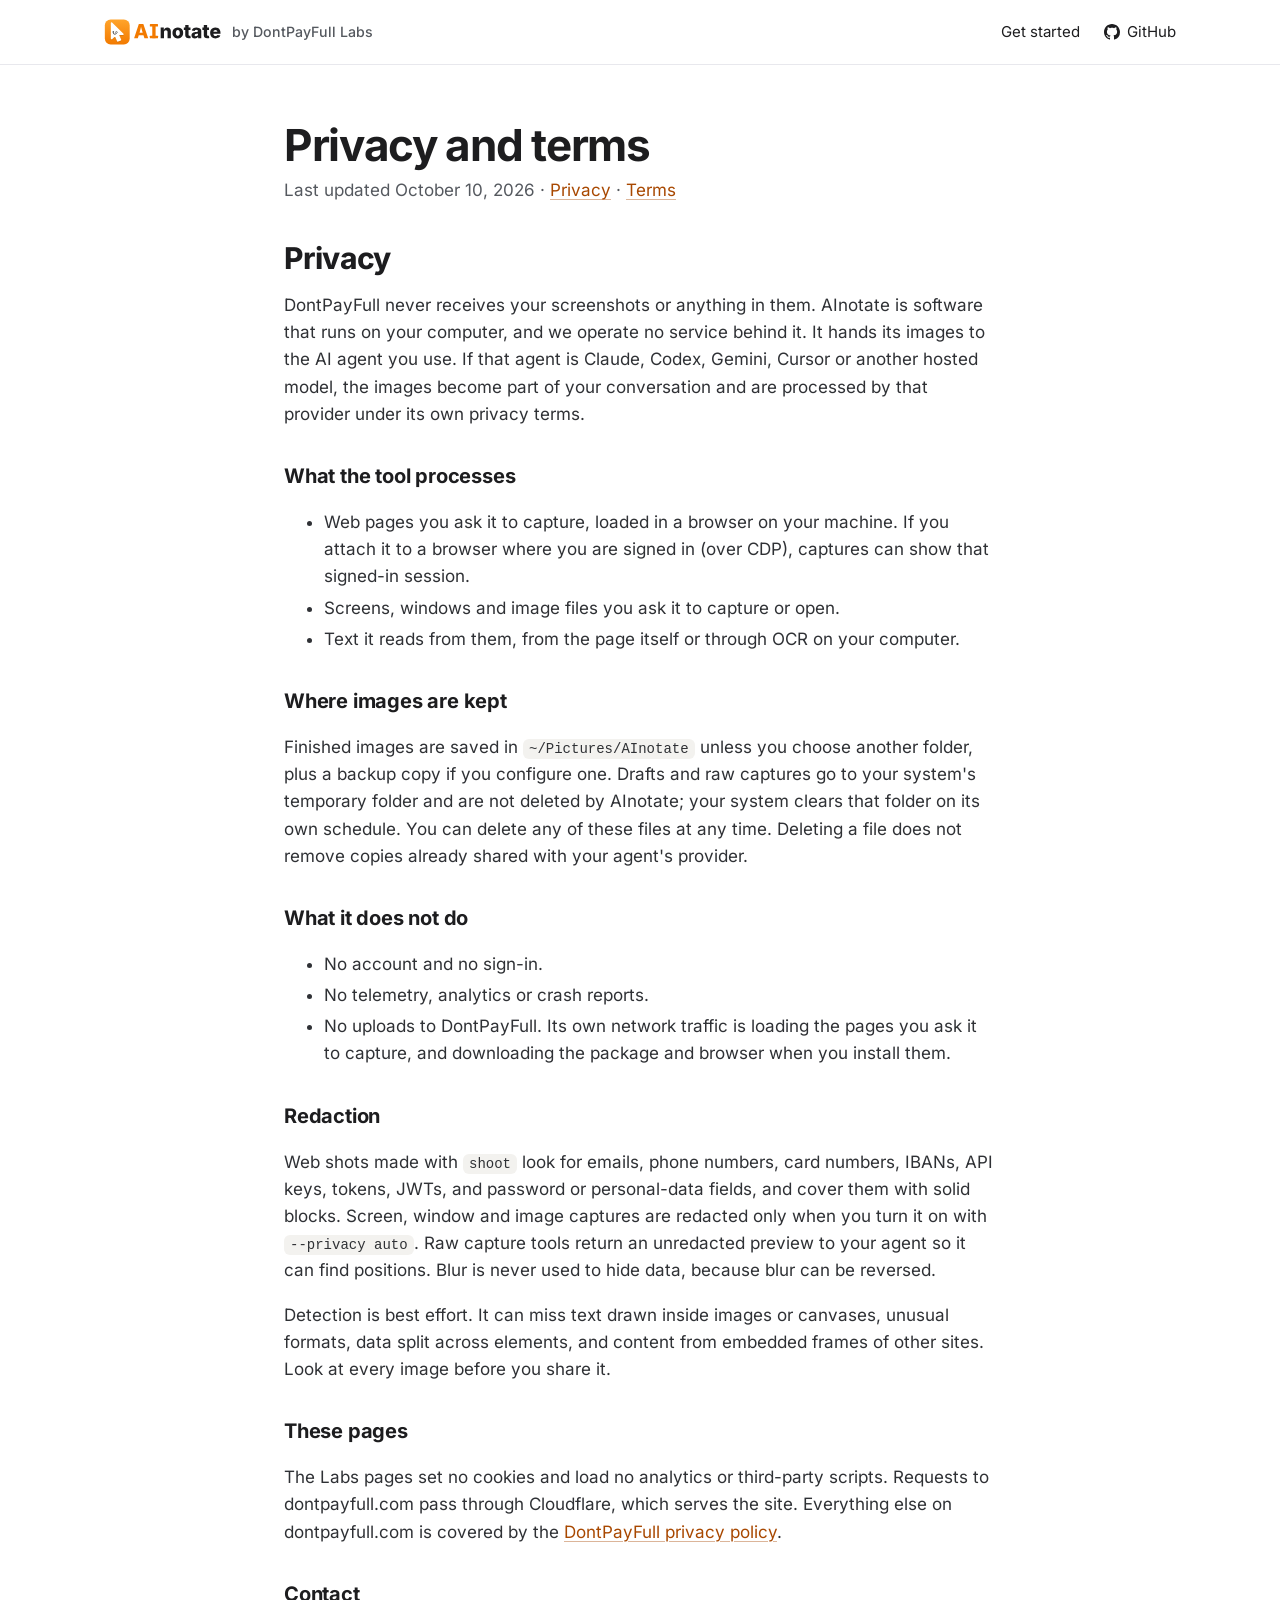
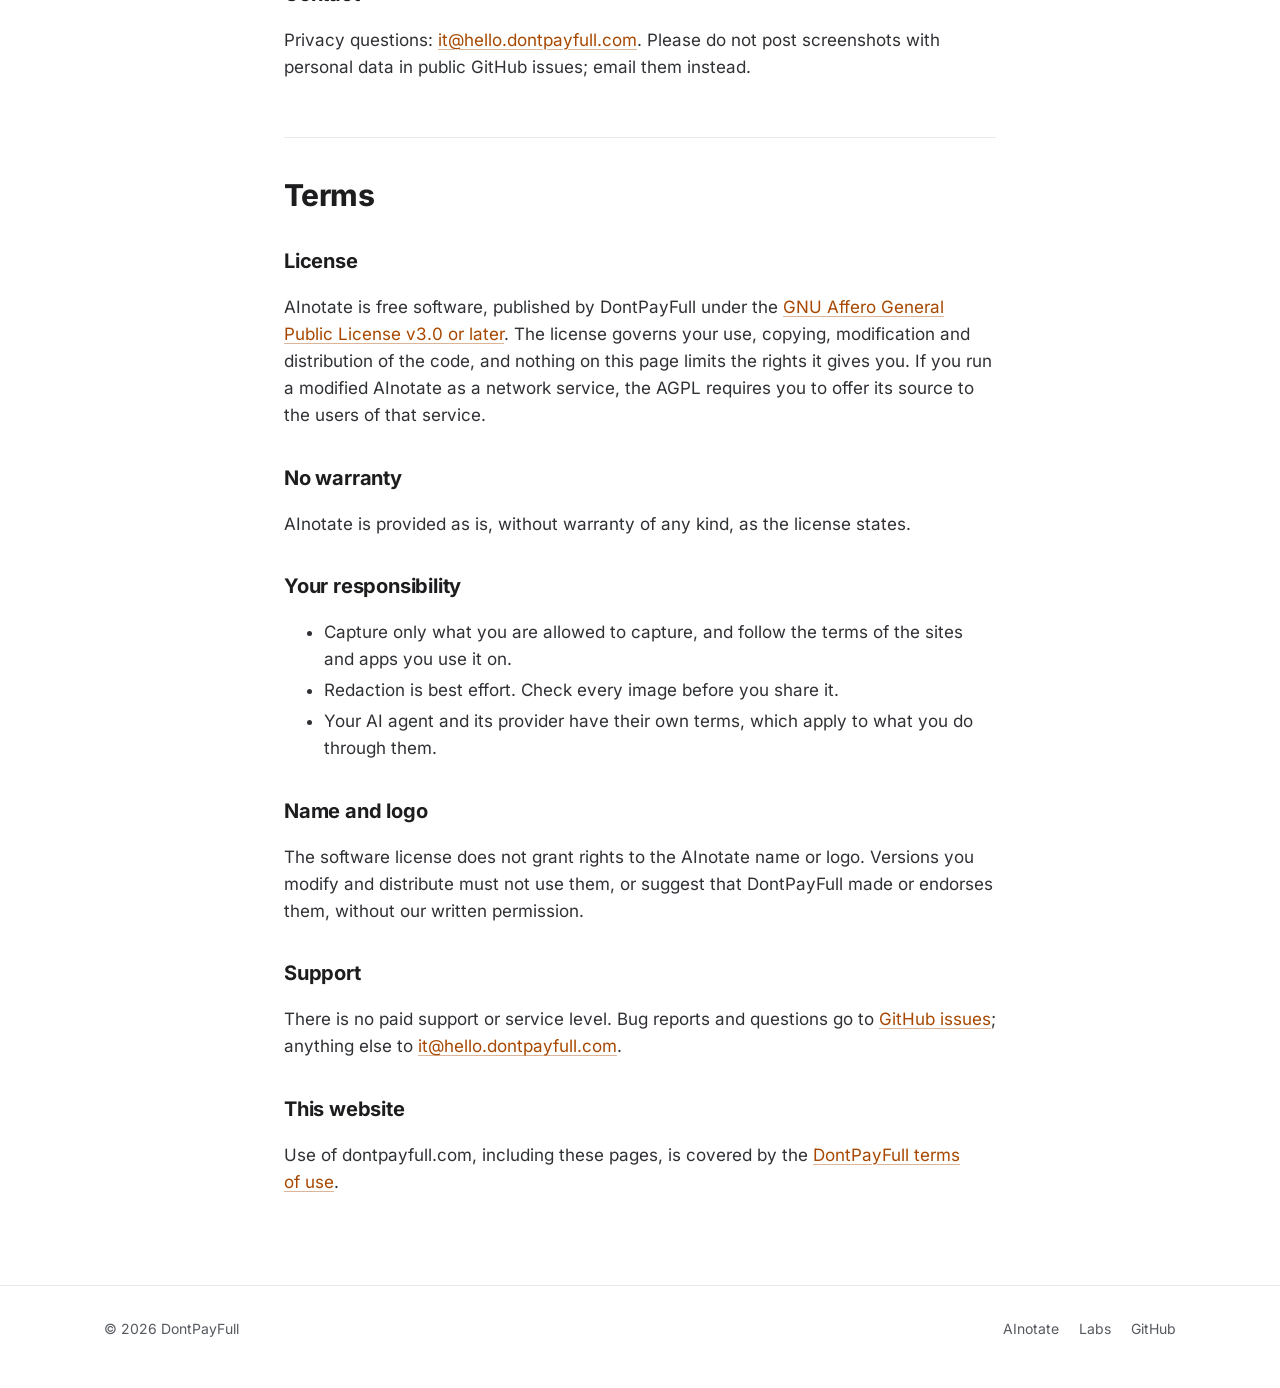
<file: labs/ainotate/legal/index.html>
<!doctype html>
<html lang="en">
<head>
<meta charset="utf-8">
<meta name="viewport" content="width=device-width, initial-scale=1">
<title>Privacy and terms | AInotate by DontPayFull Labs</title>
<meta name="description" content="AInotate runs on your machine and sends nothing to DontPayFull. Privacy notes and terms of use for the open source tool.">
<link rel="canonical" href="https://www.dontpayfull.com/labs/ainotate/legal/">
<link rel="icon" href="/labs/ainotate/img/ainotate-icon.svg" type="image/svg+xml">
<meta property="og:type" content="website">
<meta property="og:site_name" content="DontPayFull Labs">
<meta property="og:title" content="AInotate: privacy and terms">
<meta property="og:description" content="AInotate runs on your machine and sends nothing to DontPayFull.">
<meta property="og:url" content="https://www.dontpayfull.com/labs/ainotate/legal/">
<meta property="og:image" content="https://www.dontpayfull.com/labs/ainotate/img/og-hn.jpg">
<meta name="twitter:card" content="summary_large_image">
<link rel="preload" href="/labs/assets/inter-var.woff2" as="font" type="font/woff2" crossorigin>
<link rel="stylesheet" href="/labs/assets/labs.css">
</head>
<body>
<header class="top"><div class="wrap">
  <a class="brand" href="/labs/ainotate/"><img class="wordmark" src="/labs/ainotate/img/ainotate-logo.svg" width="126" height="30" alt="AInotate"><small>by DontPayFull Labs</small></a>
  <nav><a href="/labs/ainotate/#get-started">Get started</a><a class="with-ico" href="https://github.com/dontpayfull/AInotate"><svg class="ico" aria-hidden="true"><use href="/labs/assets/icons.svg#github"/></svg>GitHub</a></nav>
</div></header>

<main class="wrap narrow doc">
<h1>Privacy and terms</h1>
<p class="meta">Last updated October 10, 2026 · <a href="#privacy">Privacy</a> · <a href="#terms">Terms</a></p>

<section class="legal" id="privacy">
<h2>Privacy</h2>
<p>DontPayFull never receives your screenshots or anything in them. AInotate is software that runs on your computer, and we operate no service behind it. It hands its images to the AI agent you use. If that agent is Claude, Codex, Gemini, Cursor or another hosted model, the images become part of your conversation and are processed by that provider under its own privacy terms.</p>

<h3>What the tool processes</h3>
<ul>
  <li>Web pages you ask it to capture, loaded in a browser on your machine. If you attach it to a browser where you are signed in (over CDP), captures can show that signed-in session.</li>
  <li>Screens, windows and image files you ask it to capture or open.</li>
  <li>Text it reads from them, from the page itself or through OCR on your computer.</li>
</ul>

<h3>Where images are kept</h3>
<p>Finished images are saved in <code>~/Pictures/AInotate</code> unless you choose another folder, plus a backup copy if you configure one. Drafts and raw captures go to your system's temporary folder and are not deleted by AInotate; your system clears that folder on its own schedule. You can delete any of these files at any time. Deleting a file does not remove copies already shared with your agent's provider.</p>

<h3>What it does not do</h3>
<ul>
  <li>No account and no sign-in.</li>
  <li>No telemetry, analytics or crash reports.</li>
  <li>No uploads to DontPayFull. Its own network traffic is loading the pages you ask it to capture, and downloading the package and browser when you install them.</li>
</ul>

<h3>Redaction</h3>
<p>Web shots made with <code>shoot</code> look for emails, phone numbers, card numbers, IBANs, API keys, tokens, JWTs, and password or personal-data fields, and cover them with solid blocks. Screen, window and image captures are redacted only when you turn it on with <code>--privacy auto</code>. Raw capture tools return an unredacted preview to your agent so it can find positions. Blur is never used to hide data, because blur can be reversed.</p>
<p>Detection is best effort. It can miss text drawn inside images or canvases, unusual formats, data split across elements, and content from embedded frames of other sites. Look at every image before you share it.</p>

<h3>These pages</h3>
<p>The Labs pages set no cookies and load no analytics or third-party scripts. Requests to dontpayfull.com pass through Cloudflare, which serves the site. Everything else on dontpayfull.com is covered by the <a href="https://www.dontpayfull.com/page/privacy-policy">DontPayFull privacy policy</a>.</p>

<h3>Contact</h3>
<p>Privacy questions: <a href="mailto:it@hello.dontpayfull.com">it@hello.dontpayfull.com</a>. Please do not post screenshots with personal data in public GitHub issues; email them instead.</p>
</section>

<section class="legal" id="terms">
<h2>Terms</h2>
<h3>License</h3>
<p>AInotate is free software, published by DontPayFull under the <a href="https://github.com/dontpayfull/AInotate/blob/main/LICENSE">GNU Affero General Public License v3.0 or later</a>. The license governs your use, copying, modification and distribution of the code, and nothing on this page limits the rights it gives you. If you run a modified AInotate as a network service, the AGPL requires you to offer its source to the users of that service.</p>

<h3>No warranty</h3>
<p>AInotate is provided as is, without warranty of any kind, as the license states.</p>

<h3>Your responsibility</h3>
<ul>
  <li>Capture only what you are allowed to capture, and follow the terms of the sites and apps you use it on.</li>
  <li>Redaction is best effort. Check every image before you share it.</li>
  <li>Your AI agent and its provider have their own terms, which apply to what you do through them.</li>
</ul>

<h3>Name and logo</h3>
<p>The software license does not grant rights to the AInotate name or logo. Versions you modify and distribute must not use them, or suggest that DontPayFull made or endorses them, without our written permission.</p>

<h3>Support</h3>
<p>There is no paid support or service level. Bug reports and questions go to <a href="https://github.com/dontpayfull/AInotate/issues">GitHub issues</a>; anything else to <a href="mailto:it@hello.dontpayfull.com">it@hello.dontpayfull.com</a>.</p>

<h3>This website</h3>
<p>Use of dontpayfull.com, including these pages, is covered by the <a href="https://www.dontpayfull.com/page/terms-of-use">DontPayFull terms of use</a>.</p>
</section>
</main>

<footer><div class="wrap">
  <span>© 2026 DontPayFull</span>
  <nav><a href="/labs/ainotate/">AInotate</a><a href="/labs/">Labs</a><a href="https://github.com/dontpayfull/AInotate">GitHub</a></nav>
</div></footer>
</body>
</html>
</file>
<file: labs/assets/labs.css>
@font-face {
  font-family: "Inter";
  src: url("/labs/assets/inter-var.woff2") format("woff2");
  font-weight: 100 900;
  font-style: normal;
  font-display: swap;
}
:root {
  --ink: #1d1d1f;
  --muted: #55595f;
  --line: #e8e8ed;
  --paper: #fbfaf8;
  --soft: #fff4e6;
  --orange: #c25400;
  --orange-d: #a84800;
  --mark: #f27a00;
  --code: #f3f2ef;
  --redact: #1d1d1f;
  --max: 1120px;
}
* { box-sizing: border-box; }
html { -webkit-text-size-adjust: 100%; scroll-behavior: smooth; }
body {
  margin: 0;
  font: 17px/1.6 Inter, -apple-system, BlinkMacSystemFont, "Segoe UI", Helvetica, Arial, sans-serif;
  font-feature-settings: "cv11", "ss01";
  color: var(--ink);
  background: #fff;
}
::selection { background: #ffd9b0; color: var(--ink); }
a { color: var(--orange-d); text-decoration: underline; text-decoration-thickness: 1px; text-underline-offset: 3px; text-decoration-color: rgba(168,72,0,.4); transition: text-decoration-color .15s; }
a:hover { text-decoration-color: currentColor; }
.btn, .brand, header.top nav a, footer a, .feature, .feature a, a.store { text-decoration: none; }
.sr-only { position: absolute; width: 1px; height: 1px; padding: 0; margin: -1px; overflow: hidden; clip: rect(0 0 0 0); white-space: nowrap; border: 0; }
p.small { font-size: 15px; color: var(--muted); }
:focus-visible { outline: 2px solid var(--orange); outline-offset: 3px; border-radius: 4px; }
img { max-width: 100%; height: auto; display: block; }
code, pre { font: 14px/1.55 ui-monospace, SFMono-Regular, Menlo, Consolas, monospace; }
code { background: var(--code); padding: 2px 6px; border-radius: 6px; overflow-wrap: anywhere; }
pre { background: var(--code); padding: 16px 18px; border-radius: 12px; overflow-x: auto; }
pre code { background: none; padding: 0; }
h1, h2, h3 { text-wrap: balance; }
p { text-wrap: pretty; }

.wrap { max-width: var(--max); margin: 0 auto; padding: 0 24px; }
.narrow { max-width: 760px; }

/* header */
header.top { border-bottom: 1px solid var(--line); background: rgba(255,255,255,.92); position: sticky; top: 0; z-index: 10; backdrop-filter: saturate(1.4) blur(8px); }
header.top .wrap { display: flex; align-items: center; gap: 16px; height: 64px; }
.brand { display: flex; align-items: center; gap: 10px; color: var(--ink); font-weight: 750; letter-spacing: -0.01em; }
.brand:hover { text-decoration: none; }
.brand img { width: 30px; height: 30px; }
.brand img.wordmark { width: auto; height: 28px; }  /* the outlined wordmark draws the I as an I-beam, so it never reads "Alnotate" */
.brand small { color: var(--muted); font-weight: 500; letter-spacing: 0; }
header.top nav { margin-left: auto; display: flex; gap: 24px; font-size: 15px; }
header.top nav a { color: var(--ink); }

/* hero */
.hero { padding: 80px 0 24px; text-align: center; }
.hero h1 { font-size: clamp(36px, 5.4vw, 60px); line-height: 1.05; letter-spacing: -0.035em; font-weight: 800; margin: 0 0 20px; }
.hero h1 span { color: var(--orange); }
.hero p.lead { font-size: 20px; line-height: 1.5; color: var(--muted); max-width: 600px; margin: 0 auto 36px; }
.cta { display: inline-flex; gap: 12px; justify-content: center; flex-wrap: wrap; align-items: center; position: relative; }
.btn { display: inline-flex; align-items: center; gap: 8px; padding: 13px 22px; border-radius: 12px; font-weight: 650; font-size: 16px; transition: background .15s, border-color .15s, transform .15s; }
.btn:hover { text-decoration: none; }
.btn:active { transform: translateY(1px); }
.btn.primary { background: var(--orange); color: #fff; }
.btn.primary:hover { background: var(--orange-d); }
.btn.ghost { border: 1px solid #d6d6dc; color: var(--ink); background: #fff; }
.btn.ghost:hover { border-color: var(--ink); }
.note { color: var(--muted); font-size: 14px; margin-top: 18px; }

/* the page annotates itself: a numbered step on the primary button */
.step-badge { position: absolute; left: -14px; top: -14px; width: 28px; height: 28px; border-radius: 50%; background: var(--orange); color: #fff; font-weight: 800; font-size: 15px; display: grid; place-items: center; box-shadow: 0 2px 6px rgba(0,0,0,.25); border: 2px solid #fff; }
.callout { position: absolute; right: calc(100% + 18px); top: -34px; width: 150px; height: 80px; pointer-events: none; }
.callout span { position: absolute; left: 0; top: 0; background: var(--orange); color: #fff; font-weight: 700; font-size: 14px; padding: 5px 10px; border-radius: 8px; white-space: nowrap; box-shadow: 0 2px 6px rgba(0,0,0,.2); }
.callout svg { position: absolute; left: 40px; top: 22px; width: 110px; height: 60px; overflow: visible; }
.callout path { fill: none; stroke: var(--mark); stroke-width: 5; stroke-linecap: round; stroke-linejoin: round; filter: drop-shadow(0 2px 2px rgba(0,0,0,.18)); }
.callout .draw { stroke-dasharray: 160; stroke-dashoffset: 160; animation: draw .9s cubic-bezier(.16,1,.3,1) .35s forwards; }
.callout .head { opacity: 0; animation: pop .25s ease-out 1.05s forwards; }
@keyframes draw { to { stroke-dashoffset: 0; } }
@keyframes pop { to { opacity: 1; } }
@media (prefers-reduced-motion: reduce) {
  .callout .draw { animation: none; stroke-dashoffset: 0; }
  .callout .head { animation: none; opacity: 1; }
  html { scroll-behavior: auto; }
}
.shot { margin: 56px auto 0; border-radius: 16px; box-shadow: 0 30px 60px -20px rgba(60,30,0,.28), 0 8px 20px rgba(0,0,0,.06); overflow: hidden; }

/* sections */
section { padding: 88px 0; }
section + section { border-top: 1px solid var(--line); }
section h2 { font-size: clamp(28px, 3.4vw, 38px); line-height: 1.15; letter-spacing: -0.025em; font-weight: 750; margin: 0 0 14px; }
section p.sub { color: var(--muted); font-size: 18px; margin: 0 0 40px; max-width: 640px; }

/* words versus picture: two chat replies */
.versus { display: grid; grid-template-columns: 5fr 7fr; gap: 28px; align-items: start; }
.chat { background: var(--paper); border: 1px solid var(--line); border-radius: 18px; padding: 22px; }
.chat h3 { font-size: 17px; letter-spacing: -0.01em; margin: 0 0 16px; font-weight: 700; }
.bubble { border-radius: 16px; padding: 12px 16px; margin: 0 0 12px; font-size: 16px; line-height: 1.5; max-width: 92%; }
.bubble.you { background: var(--ink); color: #fff; margin-left: auto; border-bottom-right-radius: 4px; width: fit-content; }
.bubble.agent { background: #fff; border: 1px solid var(--line); border-bottom-left-radius: 4px; }
.bubble.agent img { border-radius: 10px; margin: 2px 0 10px; }
.bubble.agent.long { color: var(--muted); }

/* use cases: alternating rows */
.uses { display: grid; gap: 72px; }
.use { display: grid; grid-template-columns: 7fr 5fr; gap: 48px; align-items: center; }
.use:nth-child(even) { grid-template-columns: 5fr 7fr; }
.use:nth-child(even) figure { order: 2; }
.use figure { margin: 0; border-radius: 14px; overflow: hidden; box-shadow: 0 20px 40px -18px rgba(60,30,0,.25), 0 0 0 1px var(--line); background: #fff; }
.use h3 { font-size: 26px; letter-spacing: -0.02em; margin: 0 0 10px; line-height: 1.2; }
.use p { color: var(--muted); margin: 0; font-size: 17px; }

/* install */
table.install { width: 100%; border-collapse: collapse; font-size: 15px; }
table.install { margin-bottom: 20px; }
table.install th, table.install td { padding: 14px 12px; border-bottom: 1px solid var(--line); vertical-align: top; text-align: left; }
table.install tr:first-child > * { border-top: 1px solid var(--line); }
table.install th { font-weight: 650; width: 220px; padding-left: 0; }

/* privacy: bullets are solid redaction bars, never blur */
ul.redacted { list-style: none; padding: 0; margin: 0 0 28px; display: grid; grid-template-columns: 1fr 1fr; gap: 18px 40px; }
ul.redacted li { padding-left: 44px; position: relative; }
ul.redacted li::before { content: ""; position: absolute; left: 0; top: 8px; width: 30px; height: 10px; border-radius: 3px; background: var(--redact); }

.story { background: var(--soft); border-radius: 20px; padding: 40px; }
.story h2 { margin-top: 0; }
.faq h3 { font-size: 18px; margin: 32px 0 6px; letter-spacing: -0.01em; }
.faq p { margin: 0; color: var(--muted); }

/* docs, privacy, terms */
.doc { padding-bottom: 72px; }
.doc h1 { font-size: clamp(32px, 4vw, 44px); letter-spacing: -0.03em; line-height: 1.1; margin: 56px 0 8px; }
.doc .meta { color: var(--muted); margin: 0 0 36px; }
.doc h2 { font-size: 24px; letter-spacing: -0.015em; margin: 44px 0 10px; }
.doc p, .doc li { color: #2f3135; }
.doc li { margin: 4px 0; }

/* labs index */
.labs-hero { padding: 88px 24px 8px; }
.labs-hero h1 { font-size: clamp(36px, 5vw, 58px); line-height: 1.05; letter-spacing: -0.035em; font-weight: 800; margin: 0 0 20px; max-width: 860px; }
.labs-hero h1 span { color: var(--orange); }
.labs-hero .lead { font-size: 20px; line-height: 1.55; color: var(--muted); max-width: 680px; margin: 0; }
section.featured { border-top: 0; padding-top: 56px; }
.feature { display: grid; grid-template-columns: 7fr 5fr; gap: 0; border: 1px solid var(--line); border-radius: 22px; overflow: hidden; color: var(--ink); transition: border-color .2s, box-shadow .2s; }
.feature:hover, .feature:focus-within { border-color: #e6c3a0; box-shadow: 0 30px 60px -30px rgba(60,30,0,.35); }
.feature figure { margin: 0; background: linear-gradient(135deg, #fff1df, #fbe3ef); display: grid; place-items: center; padding: 28px; }
.feature figure img { border-radius: 10px; box-shadow: 0 16px 32px -16px rgba(60,30,0,.4); }
.feature-text { padding: 36px; display: flex; flex-direction: column; gap: 14px; }
.feature .head { display: flex; align-items: center; gap: 14px; }
.feature .head { margin: 0; }
.feature .head img { width: auto; height: 44px; }
.feature h3 { margin: 0; font-size: 30px; letter-spacing: -0.025em; }
.feature p { margin: 0; color: var(--muted); }
.facts { list-style: none; padding: 0; margin: 0; display: grid; gap: 8px; font-size: 15px; }
.facts li { padding-left: 26px; position: relative; }
.facts li::before { content: ""; position: absolute; left: 0; top: 9px; width: 16px; height: 6px; border-radius: 2px; background: var(--redact); }
.more { margin-top: auto; font-weight: 650; color: var(--orange-d); text-decoration: none; }
.more::after { content: "→"; display: inline-block; margin-left: 6px; transition: transform .2s; }
.feature:hover .more::after, .more:focus-visible::after { transform: translateX(4px); }
.next { color: var(--muted); margin: 28px 0 0; }
@media (max-width: 860px) { .feature { grid-template-columns: 1fr; } .feature-text { padding: 26px; } .labs-hero { padding-top: 56px; } }

footer { border-top: 1px solid var(--line); padding: 32px 0 48px; color: var(--muted); font-size: 14px; }
footer .wrap { display: flex; flex-wrap: wrap; gap: 18px; align-items: center; }
footer nav { margin-left: auto; display: flex; gap: 20px; }
footer a { color: var(--muted); }
footer a:hover { color: var(--ink); }

@media (max-width: 860px) {
  .versus, .use, .use:nth-child(even), ul.redacted { grid-template-columns: 1fr; }
  .use:nth-child(even) figure { order: 0; }
  .use { gap: 20px; }
  .uses { gap: 56px; }
  .callout { display: none; }
  section { padding: 64px 0; }
}
@media (max-width: 600px) {
  body { font-size: 16px; }
  .hero { padding-top: 52px; }
  .hero p.lead { font-size: 18px; }
  header.top nav { gap: 16px; font-size: 14px; }
  header.top nav .hide-sm, .brand small { display: none; }
  table.install th { width: 38%; padding-right: 10px; }
  table.install th, table.install td { font-size: 14px; }
  .story { padding: 28px 22px; }
}

/* get started: numbered steps, the same badge the tool draws */
ol.steps { list-style: none; counter-reset: step; padding: 0; margin: 0; display: grid; gap: 40px; max-width: 820px; }
ol.steps li { counter-increment: step; position: relative; padding-left: 60px; }
ol.steps li::before { content: counter(step); position: absolute; left: 0; top: 0; width: 36px; height: 36px; border-radius: 50%; background: var(--orange); color: #fff; font-weight: 800; display: grid; place-items: center; box-shadow: 0 2px 6px rgba(0,0,0,.2); }
ol.steps h3 { margin: 4px 0 8px; font-size: 21px; letter-spacing: -0.015em; }
ol.steps p { margin: 0 0 12px; color: var(--muted); }
ol.steps pre { margin: 0 0 12px; }
@media (max-width: 600px) { ol.steps li { padding-left: 48px; } ol.steps li::before { width: 30px; height: 30px; font-size: 14px; } }

/* legal page: two parts on one page, reachable as #privacy and #terms */
.doc section.legal { padding: 0; border: 0; scroll-margin-top: 84px; }
.doc section.legal + section.legal { margin-top: 56px; padding-top: 40px; border-top: 1px solid var(--line); }
.doc section.legal h2 { font-size: 30px; letter-spacing: -0.02em; margin: 0 0 8px; }
.doc section.legal h3 { font-size: 20px; letter-spacing: -0.01em; margin: 32px 0 8px; }
section[id] { scroll-margin-top: 64px; }

/* placement comparison under the use cases */
.aside-shot { margin-top: 72px; display: grid; gap: 16px; }
.aside-shot figure { margin: 0; border-radius: 12px; overflow: hidden; box-shadow: 0 0 0 1px var(--line); }
.aside-shot p { color: var(--muted); margin: 0; max-width: 760px; }
.aside-shot strong { color: var(--ink); }
.story figure { margin: 20px 0; }
.story figure img { border-radius: 10px; box-shadow: 0 12px 28px -14px rgba(60,30,0,.35); }
.story figcaption { font-size: 14px; color: var(--muted); margin-top: 8px; }

/* grid and flex children may shrink below their content (long code lines scroll inside pre) */
ol.steps li, .use > *, .versus > *, .feature > *, .aside-shot > * { min-width: 0; }

/* hub groups and the small type line above each tool name */
h2.group { font-size: clamp(24px, 2.6vw, 30px); letter-spacing: -0.02em; margin: 0 0 22px; }
.feature h3.head { margin: 0; }
.disclosure { color: var(--muted); font-size: 14px; margin: 24px 0 0; max-width: 760px; }

/* icons from the sprite inherit text color */
.ico { width: 18px; height: 18px; flex: none; }
.with-ico { display: inline-flex; align-items: center; gap: 7px; }
.with-ico .ico { width: 16px; height: 16px; }

/* shopping products: one card per brand, its channels inside */
section.also { padding-top: 64px; }
.products { display: grid; grid-template-columns: 1fr 1fr; gap: 24px; align-items: start; }
.product { border: 1px solid var(--line); border-radius: 20px; padding: 28px; background: #fff; min-width: 0; }
.product-head { display: flex; gap: 16px; align-items: center; margin-bottom: 8px; }
.product-head img { width: 56px; height: 56px; border-radius: 14px; box-shadow: 0 6px 16px -8px rgba(60,30,0,.45); }
.product-head h3 { margin: 0; font-size: 22px; letter-spacing: -0.02em; }
.product-head p { margin: 2px 0 0; color: var(--muted); }
.channel { padding-top: 18px; margin-top: 18px; border-top: 1px solid var(--line); }
.channel > p { margin: 0; color: var(--muted); }
.channel strong { color: var(--ink); font-weight: 650; }
.stores { display: flex; flex-wrap: wrap; gap: 8px; margin-top: 14px !important; }
a.store { display: inline-flex; align-items: center; gap: 8px; padding: 8px 14px 8px 12px; border: 1px solid #d6d6dc; border-radius: 10px; color: var(--ink); font-weight: 600; font-size: 15px; text-decoration: none; background: #fff; transition: border-color .15s, background .15s; }
a.store:hover { border-color: var(--ink); background: var(--paper); }
.web-tools { list-style: none; padding: 0; margin: 12px 0 0; display: grid; gap: 8px; }
.web-tools li { display: flex; flex-wrap: wrap; gap: 4px 10px; align-items: baseline; }
.web-tools a { font-weight: 650; }
.web-tools span { color: var(--muted); font-size: 15px; }
.disclosure { color: var(--muted); font-size: 14px; margin: 28px 0 0; max-width: 760px; }
.next { margin-top: 20px !important; }
@media (max-width: 860px) { .products { grid-template-columns: 1fr; } .product { padding: 22px; } }

/* examples table: written as / reads as / why */
table.examples th, table.examples td { width: auto; }
table.examples thead th { font-size: 13px; font-weight: 650; text-transform: uppercase; letter-spacing: .04em; color: var(--muted); }
table.examples td:first-child { padding-left: 0; }
table.examples td:nth-child(2) { font-weight: 600; white-space: nowrap; }
table.examples td:nth-child(3) { color: var(--muted); }
@media (max-width: 720px) { table.examples td:nth-child(2) { white-space: normal; } }
section#limits ul { padding-left: 20px; margin: 0; display: grid; gap: 8px; }
table.examples thead th { padding-left: 12px; }
table.examples thead th:first-child { padding-left: 0; }
@media (min-width: 721px) { .faq p code, ol.steps p code { white-space: nowrap; } }
.feature + .feature { margin-top: 24px; }
.feature h3.head a { color: var(--ink); text-decoration: none; }
@media (max-width: 720px) { table.examples { display: block; overflow-x: auto; } }
table.install + ol.steps { margin-top: 44px; }
</file>
